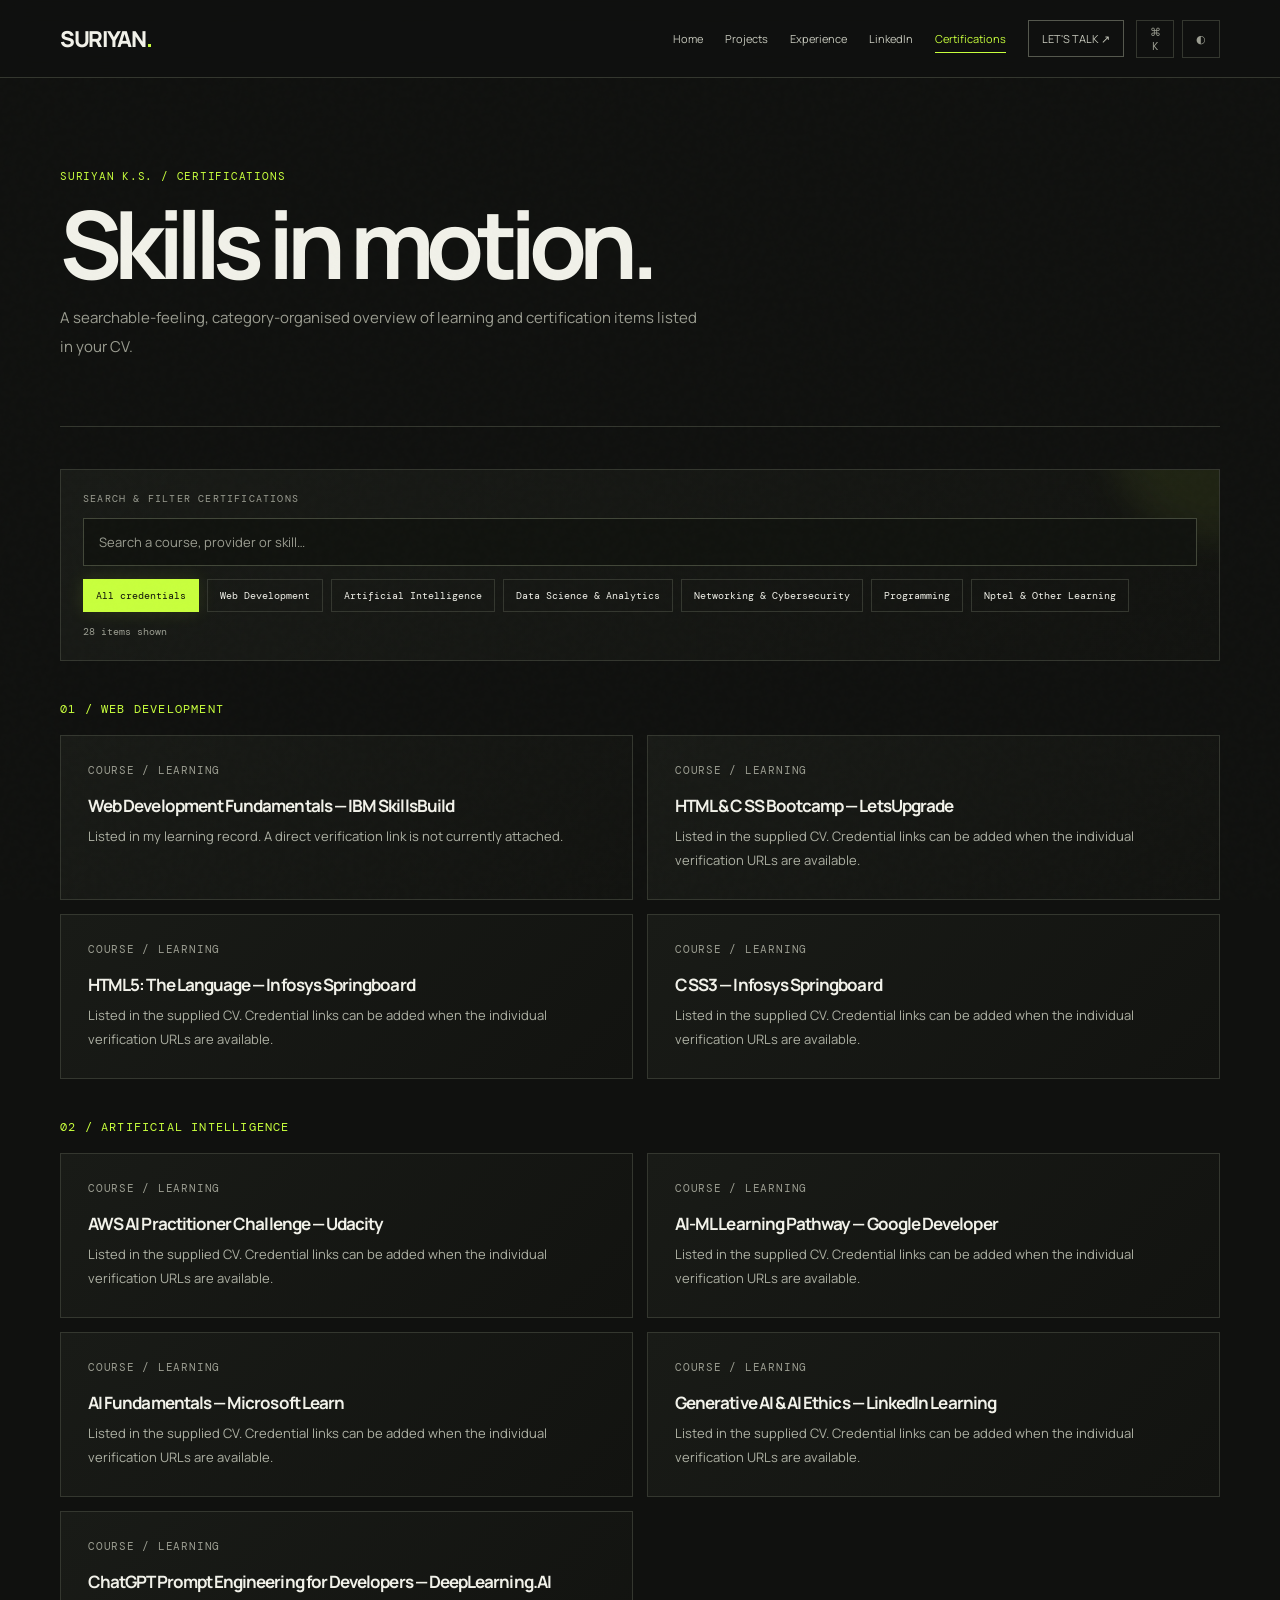
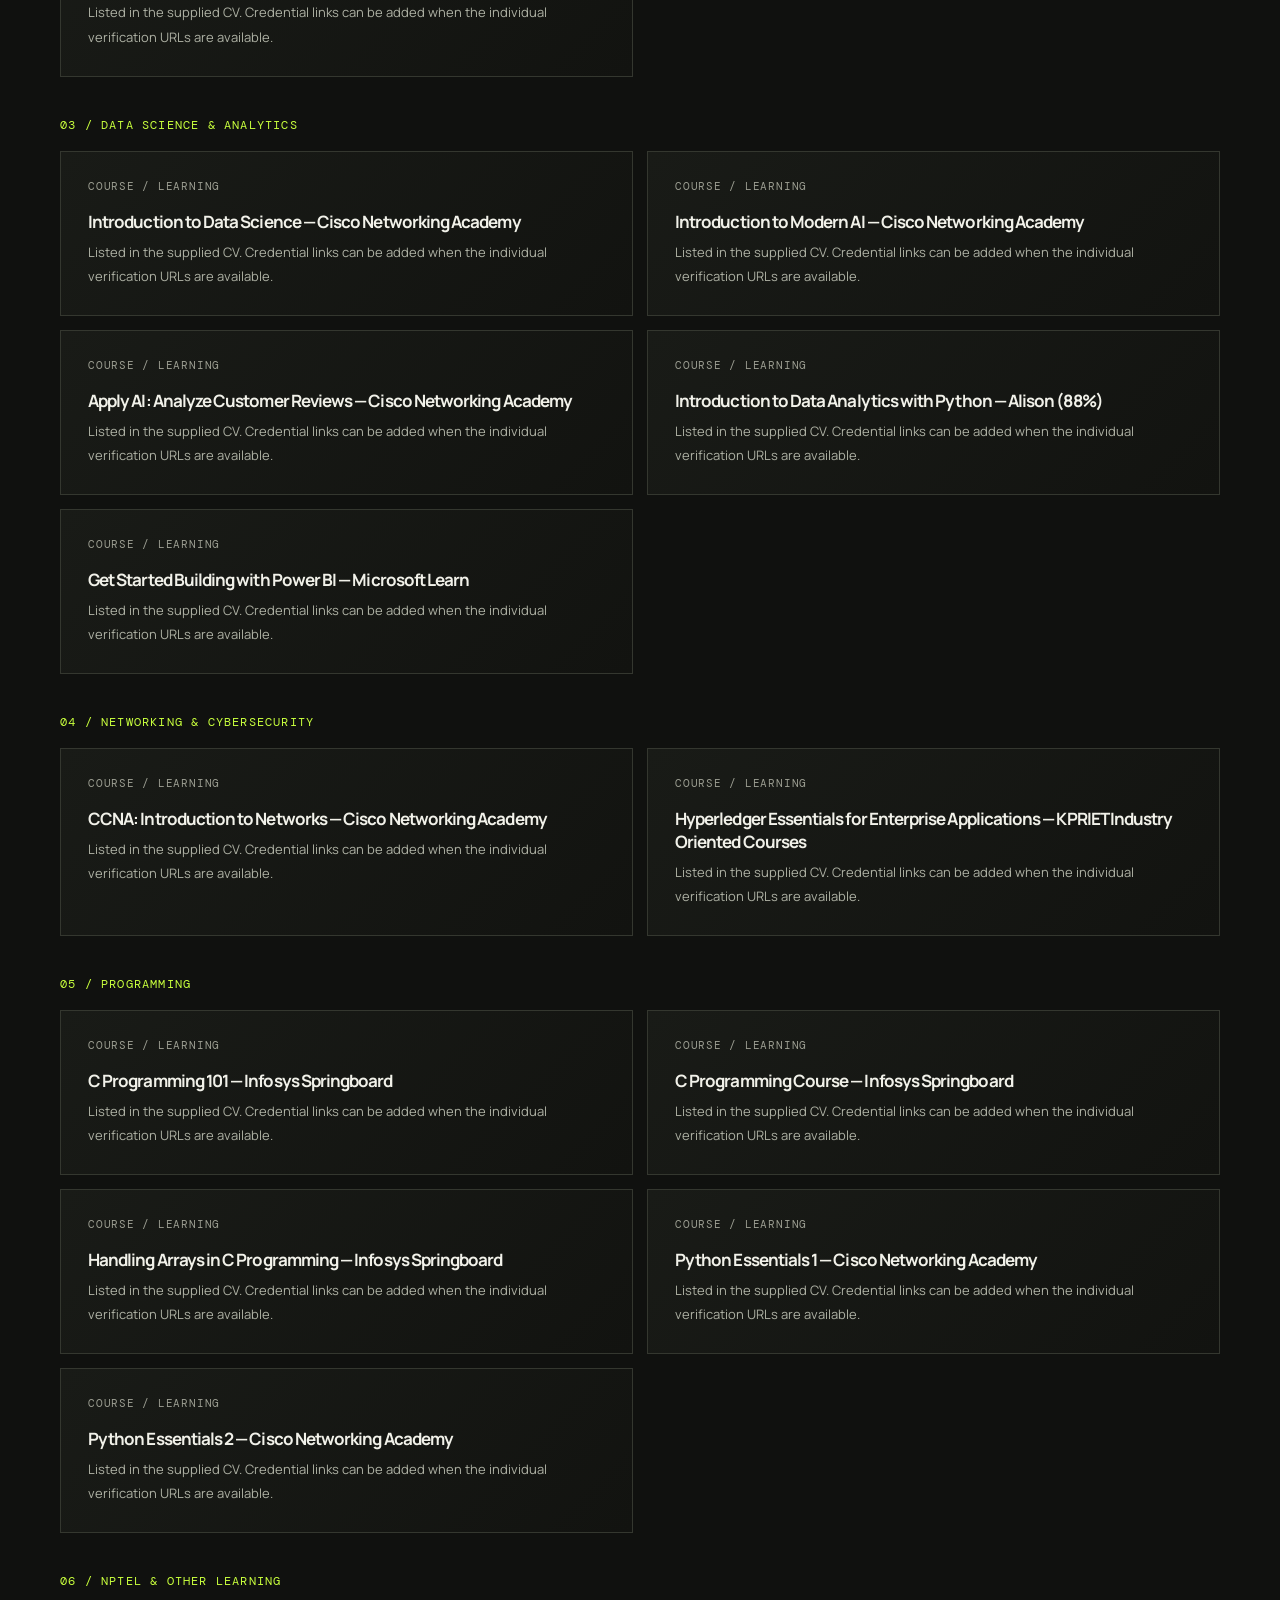
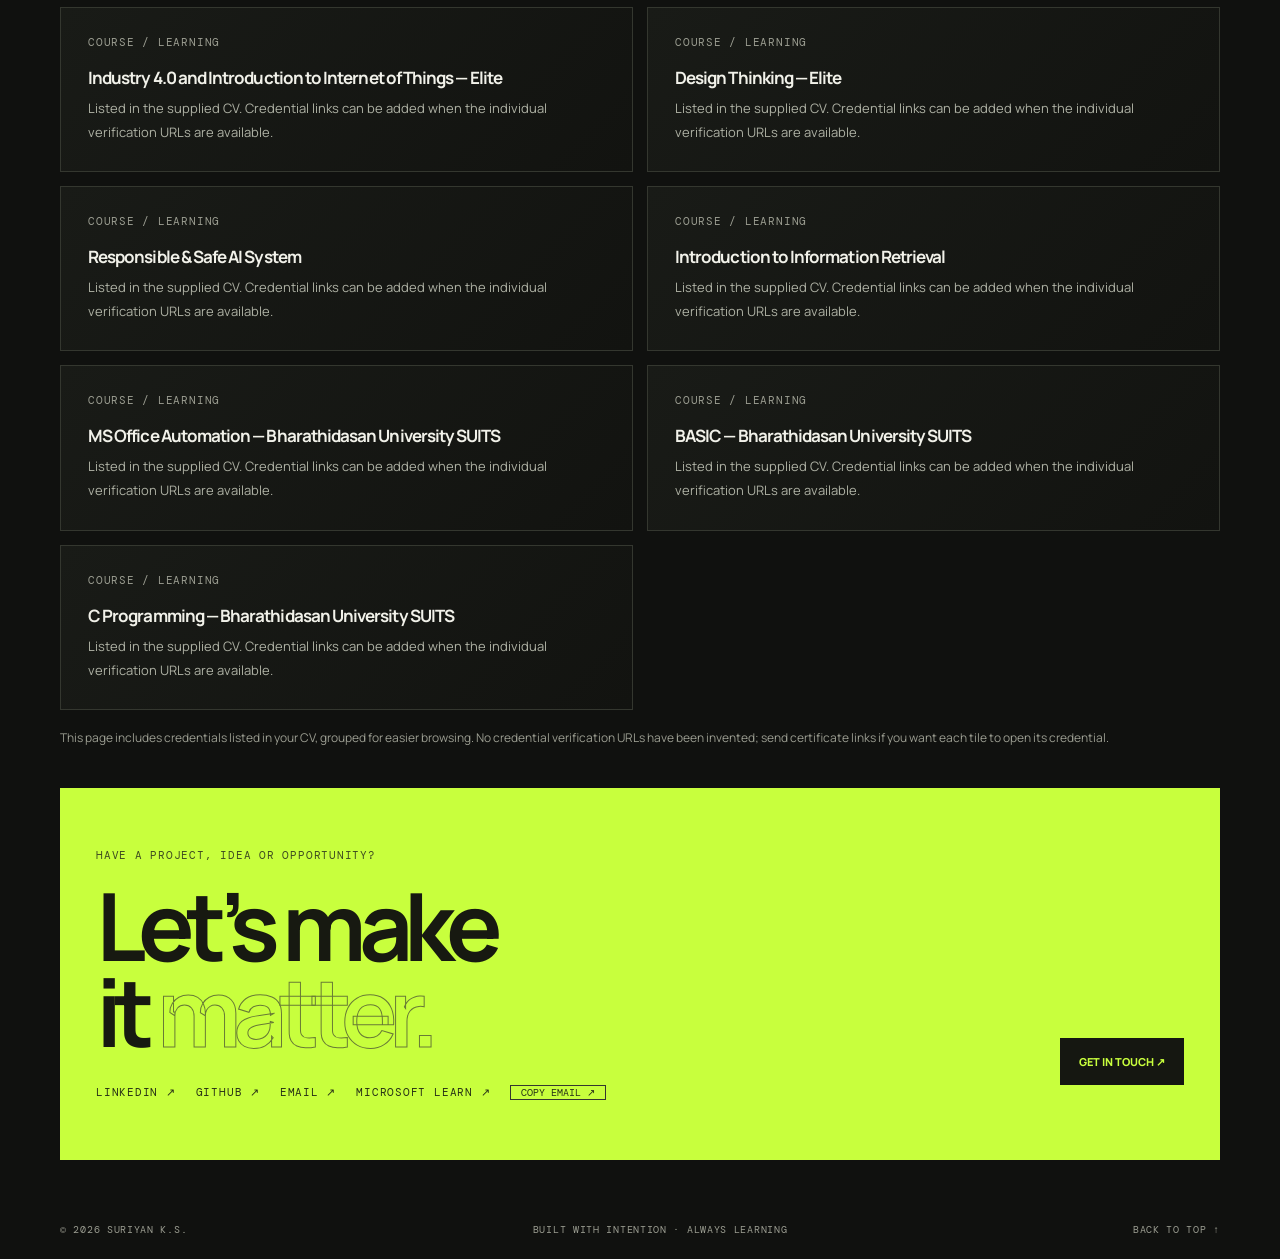
<file: certifications.html>
<!doctype html><html lang="en"><head><meta charset="utf-8"><meta name="viewport" content="width=device-width,initial-scale=1"><meta name="theme-color" content="#10110f"><title>Skills in motion. | Suriyan K.S.</title><meta name="description" content="Courses and credentials in web development, AI, data, networking and software fundamentals from Suriyan K.S.'s learning journey."><link rel="stylesheet" href="assets/style.css"><script defer src="assets/main.js"></script><link rel="icon" type="image/svg+xml" href="data:image/svg+xml,%3Csvg xmlns='http://www.w3.org/2000/svg' viewBox='0 0 64 64'%3E%3Crect width='64' height='64' rx='14' fill='%2310110f'/%3E%3Ctext x='32' y='43' font-size='31' font-weight='800' text-anchor='middle' fill='%23c8ff3d' font-family='Arial,sans-serif'%3ESK%3C/text%3E%3C/svg%3E"><meta name="author" content="Suriyan K.S."><meta property="og:type" content="website"><meta property="og:site_name" content="Suriyan K.S. — Portfolio"><meta property="og:title" content="Skills in motion. | Suriyan K.S."><meta property="og:description" content="Courses and credentials in web development, AI, data, networking and software fundamentals from Suriyan K.S.'s learning journey."><meta property="og:image" content="https://kssuriyan-portfolio.vercel.app/assets/suriyan-profile.jpg"><meta name="twitter:card" content="summary"><meta name="twitter:title" content="Skills in motion. | Suriyan K.S."><meta name="twitter:description" content="Courses and credentials in web development, AI, data, networking and software fundamentals from Suriyan K.S.'s learning journey."></head><body id="top"><div class="grain"></div><header class="site-header"><a class="brand" href="index.html">SURIYAN<span>.</span></a><button class="menu-toggle" aria-label="Toggle navigation">☰</button><nav class="nav"><a class="" href="index.html">Home</a><a class="" href="projects.html">Projects</a><a class="" href="experience.html">Experience</a><a class="" href="posts.html">LinkedIn</a><a class="active" href="certifications.html">Certifications</a><a class="nav-cta" href="mailto:suriyankumaresan@gmail.com">LET'S TALK ↗</a></nav></header><main class="wrap"><section class="page-hero"><span class="kicker">SURIYAN K.S. / CERTIFICATIONS</span><h1>Skills in motion.</h1><p>A searchable-feeling, category-organised overview of learning and certification items listed in your CV.</p></section><h2 class="cert-group">01 / WEB DEVELOPMENT</h2><div class="cert-grid"><article class="cert-card reveal"><span class="kicker">COURSE / LEARNING</span><h3>Web Development Fundamentals — IBM SkillsBuild</h3><p>Listed in my learning record. A direct verification link is not currently attached.</p></article><article class="cert-card reveal"><span class="kicker">COURSE / LEARNING</span><h3>HTML & CSS Bootcamp — LetsUpgrade</h3><p>Listed in the supplied CV. Credential links can be added when the individual verification URLs are available.</p></article><article class="cert-card reveal"><span class="kicker">COURSE / LEARNING</span><h3>HTML5: The Language — Infosys Springboard</h3><p>Listed in the supplied CV. Credential links can be added when the individual verification URLs are available.</p></article><article class="cert-card reveal"><span class="kicker">COURSE / LEARNING</span><h3>CSS3 — Infosys Springboard</h3><p>Listed in the supplied CV. Credential links can be added when the individual verification URLs are available.</p></article></div><h2 class="cert-group">02 / ARTIFICIAL INTELLIGENCE</h2><div class="cert-grid"><article class="cert-card reveal"><span class="kicker">COURSE / LEARNING</span><h3>AWS AI Practitioner Challenge — Udacity</h3><p>Listed in the supplied CV. Credential links can be added when the individual verification URLs are available.</p></article><article class="cert-card reveal"><span class="kicker">COURSE / LEARNING</span><h3>AI-ML Learning Pathway — Google Developer</h3><p>Listed in the supplied CV. Credential links can be added when the individual verification URLs are available.</p></article><article class="cert-card reveal"><span class="kicker">COURSE / LEARNING</span><h3>AI Fundamentals — Microsoft Learn</h3><p>Listed in the supplied CV. Credential links can be added when the individual verification URLs are available.</p></article><article class="cert-card reveal"><span class="kicker">COURSE / LEARNING</span><h3>Generative AI & AI Ethics — LinkedIn Learning</h3><p>Listed in the supplied CV. Credential links can be added when the individual verification URLs are available.</p></article><article class="cert-card reveal"><span class="kicker">COURSE / LEARNING</span><h3>ChatGPT Prompt Engineering for Developers — DeepLearning.AI</h3><p>Listed in the supplied CV. Credential links can be added when the individual verification URLs are available.</p></article></div><h2 class="cert-group">03 / DATA SCIENCE & ANALYTICS</h2><div class="cert-grid"><article class="cert-card reveal"><span class="kicker">COURSE / LEARNING</span><h3>Introduction to Data Science — Cisco Networking Academy</h3><p>Listed in the supplied CV. Credential links can be added when the individual verification URLs are available.</p></article><article class="cert-card reveal"><span class="kicker">COURSE / LEARNING</span><h3>Introduction to Modern AI — Cisco Networking Academy</h3><p>Listed in the supplied CV. Credential links can be added when the individual verification URLs are available.</p></article><article class="cert-card reveal"><span class="kicker">COURSE / LEARNING</span><h3>Apply AI: Analyze Customer Reviews — Cisco Networking Academy</h3><p>Listed in the supplied CV. Credential links can be added when the individual verification URLs are available.</p></article><article class="cert-card reveal"><span class="kicker">COURSE / LEARNING</span><h3>Introduction to Data Analytics with Python — Alison (88%)</h3><p>Listed in the supplied CV. Credential links can be added when the individual verification URLs are available.</p></article><article class="cert-card reveal"><span class="kicker">COURSE / LEARNING</span><h3>Get Started Building with Power BI — Microsoft Learn</h3><p>Listed in the supplied CV. Credential links can be added when the individual verification URLs are available.</p></article></div><h2 class="cert-group">04 / NETWORKING & CYBERSECURITY</h2><div class="cert-grid"><article class="cert-card reveal"><span class="kicker">COURSE / LEARNING</span><h3>CCNA: Introduction to Networks — Cisco Networking Academy</h3><p>Listed in the supplied CV. Credential links can be added when the individual verification URLs are available.</p></article><article class="cert-card reveal"><span class="kicker">COURSE / LEARNING</span><h3>Hyperledger Essentials for Enterprise Applications — KPRIET Industry Oriented Courses</h3><p>Listed in the supplied CV. Credential links can be added when the individual verification URLs are available.</p></article></div><h2 class="cert-group">05 / PROGRAMMING</h2><div class="cert-grid"><article class="cert-card reveal"><span class="kicker">COURSE / LEARNING</span><h3>C Programming 101 — Infosys Springboard</h3><p>Listed in the supplied CV. Credential links can be added when the individual verification URLs are available.</p></article><article class="cert-card reveal"><span class="kicker">COURSE / LEARNING</span><h3>C Programming Course — Infosys Springboard</h3><p>Listed in the supplied CV. Credential links can be added when the individual verification URLs are available.</p></article><article class="cert-card reveal"><span class="kicker">COURSE / LEARNING</span><h3>Handling Arrays in C Programming — Infosys Springboard</h3><p>Listed in the supplied CV. Credential links can be added when the individual verification URLs are available.</p></article><article class="cert-card reveal"><span class="kicker">COURSE / LEARNING</span><h3>Python Essentials 1 — Cisco Networking Academy</h3><p>Listed in the supplied CV. Credential links can be added when the individual verification URLs are available.</p></article><article class="cert-card reveal"><span class="kicker">COURSE / LEARNING</span><h3>Python Essentials 2 — Cisco Networking Academy</h3><p>Listed in the supplied CV. Credential links can be added when the individual verification URLs are available.</p></article></div><h2 class="cert-group">06 / NPTEL & OTHER LEARNING</h2><div class="cert-grid"><article class="cert-card reveal"><span class="kicker">COURSE / LEARNING</span><h3>Industry 4.0 and Introduction to Internet of Things — Elite</h3><p>Listed in the supplied CV. Credential links can be added when the individual verification URLs are available.</p></article><article class="cert-card reveal"><span class="kicker">COURSE / LEARNING</span><h3>Design Thinking — Elite</h3><p>Listed in the supplied CV. Credential links can be added when the individual verification URLs are available.</p></article><article class="cert-card reveal"><span class="kicker">COURSE / LEARNING</span><h3>Responsible & Safe AI System</h3><p>Listed in the supplied CV. Credential links can be added when the individual verification URLs are available.</p></article><article class="cert-card reveal"><span class="kicker">COURSE / LEARNING</span><h3>Introduction to Information Retrieval</h3><p>Listed in the supplied CV. Credential links can be added when the individual verification URLs are available.</p></article><article class="cert-card reveal"><span class="kicker">COURSE / LEARNING</span><h3>MS Office Automation — Bharathidasan University SUITS</h3><p>Listed in the supplied CV. Credential links can be added when the individual verification URLs are available.</p></article><article class="cert-card reveal"><span class="kicker">COURSE / LEARNING</span><h3>BASIC — Bharathidasan University SUITS</h3><p>Listed in the supplied CV. Credential links can be added when the individual verification URLs are available.</p></article><article class="cert-card reveal"><span class="kicker">COURSE / LEARNING</span><h3>C Programming — Bharathidasan University SUITS</h3><p>Listed in the supplied CV. Credential links can be added when the individual verification URLs are available.</p></article></div><p class="post-note">This page includes credentials listed in your CV, grouped for easier browsing. No credential verification URLs have been invented; send certificate links if you want each tile to open its credential.</p><section class="contact-band"><div class="kicker">HAVE A PROJECT, IDEA OR OPPORTUNITY?</div><div class="contact-row"><h2>Let’s make<br>it <em>matter.</em></h2><a class="button dark-button" href="mailto:suriyankumaresan@gmail.com">GET IN TOUCH ↗</a></div><div class="social-row"><a href="https://www.linkedin.com/in/suriyan-k-s/" target="_blank" rel="noreferrer">LINKEDIN ↗</a><a href="https://github.com/Suriyan-24" target="_blank" rel="noreferrer">GITHUB ↗</a><a href="mailto:suriyankumaresan@gmail.com">EMAIL ↗</a><a href="https://learn.microsoft.com/en-gb/users/kssuriyan-7745/" target="_blank" rel="noreferrer">MICROSOFT LEARN ↗</a></div></section></main><footer class="footer wrap"><span>© 2026 SURIYAN K.S.</span><span>BUILT WITH INTENTION · ALWAYS LEARNING</span><a href="#">BACK TO TOP ↑</a></footer></body></html>
</file>
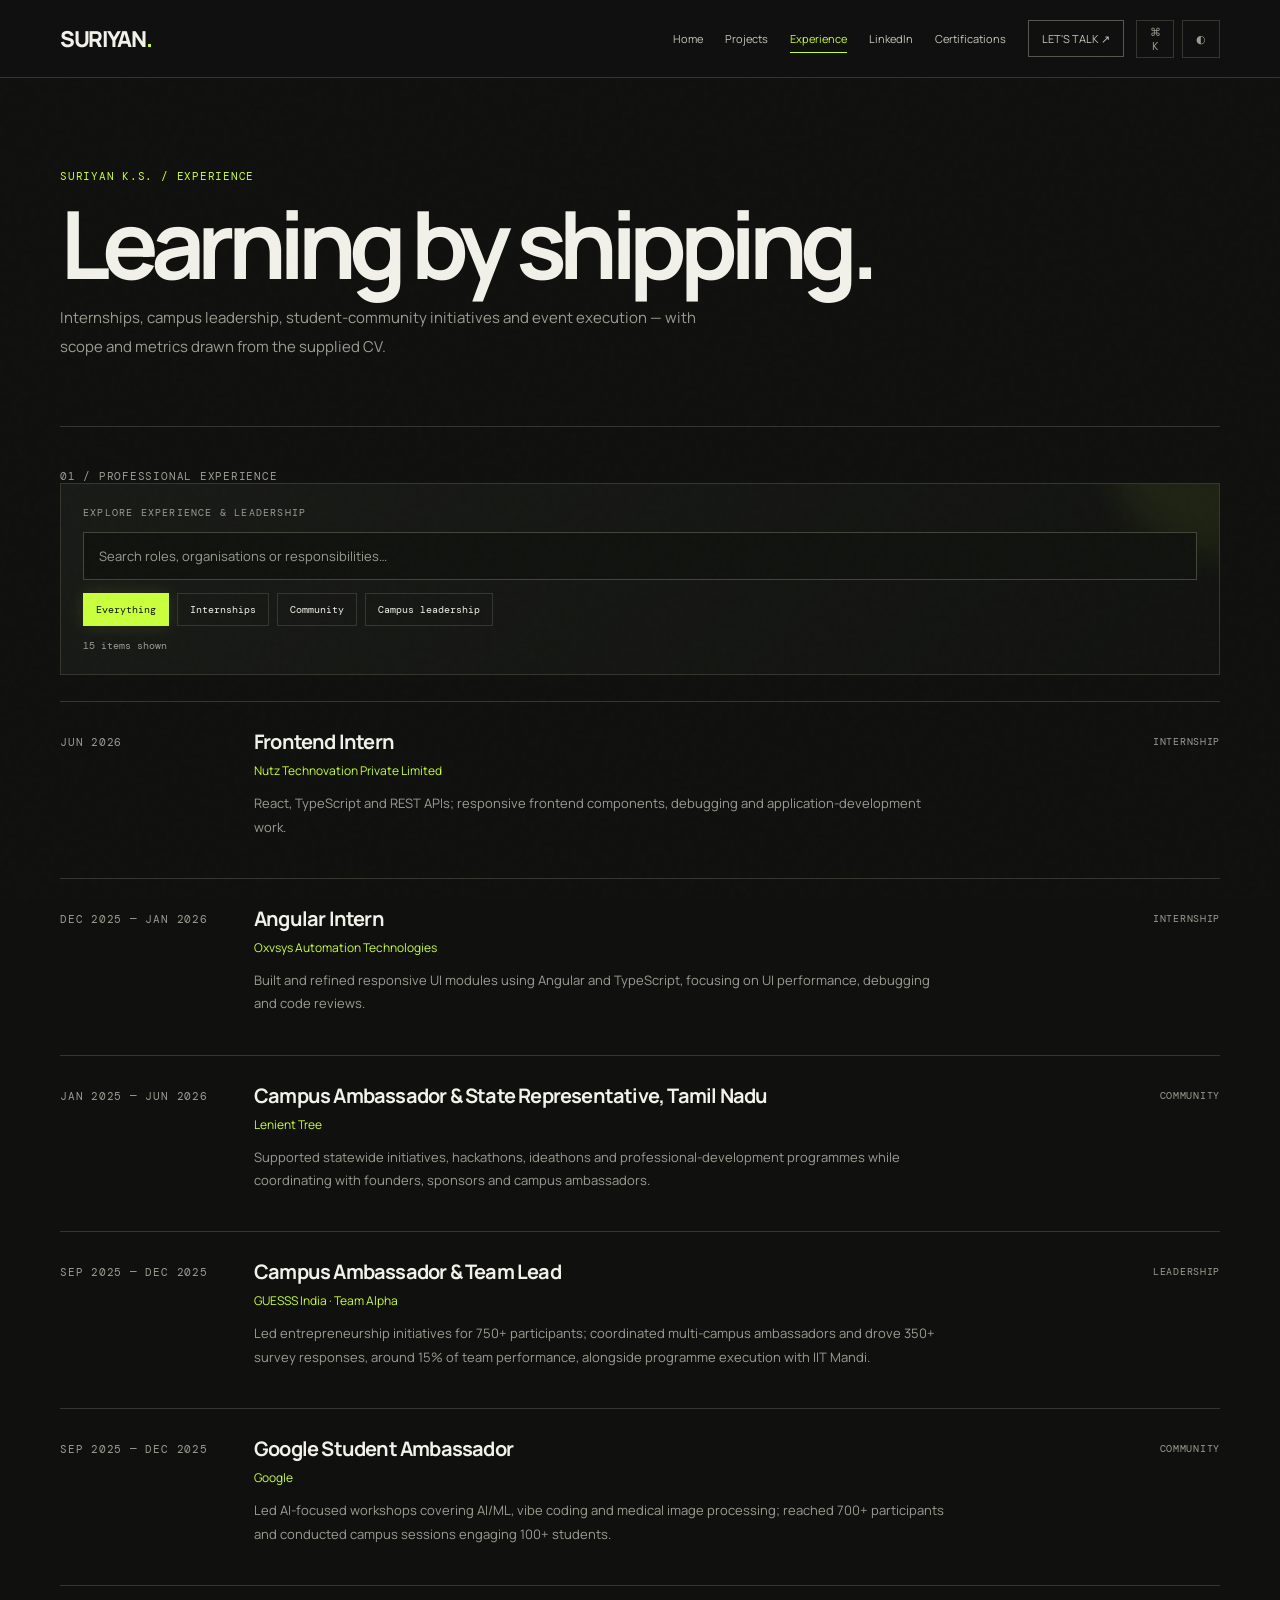
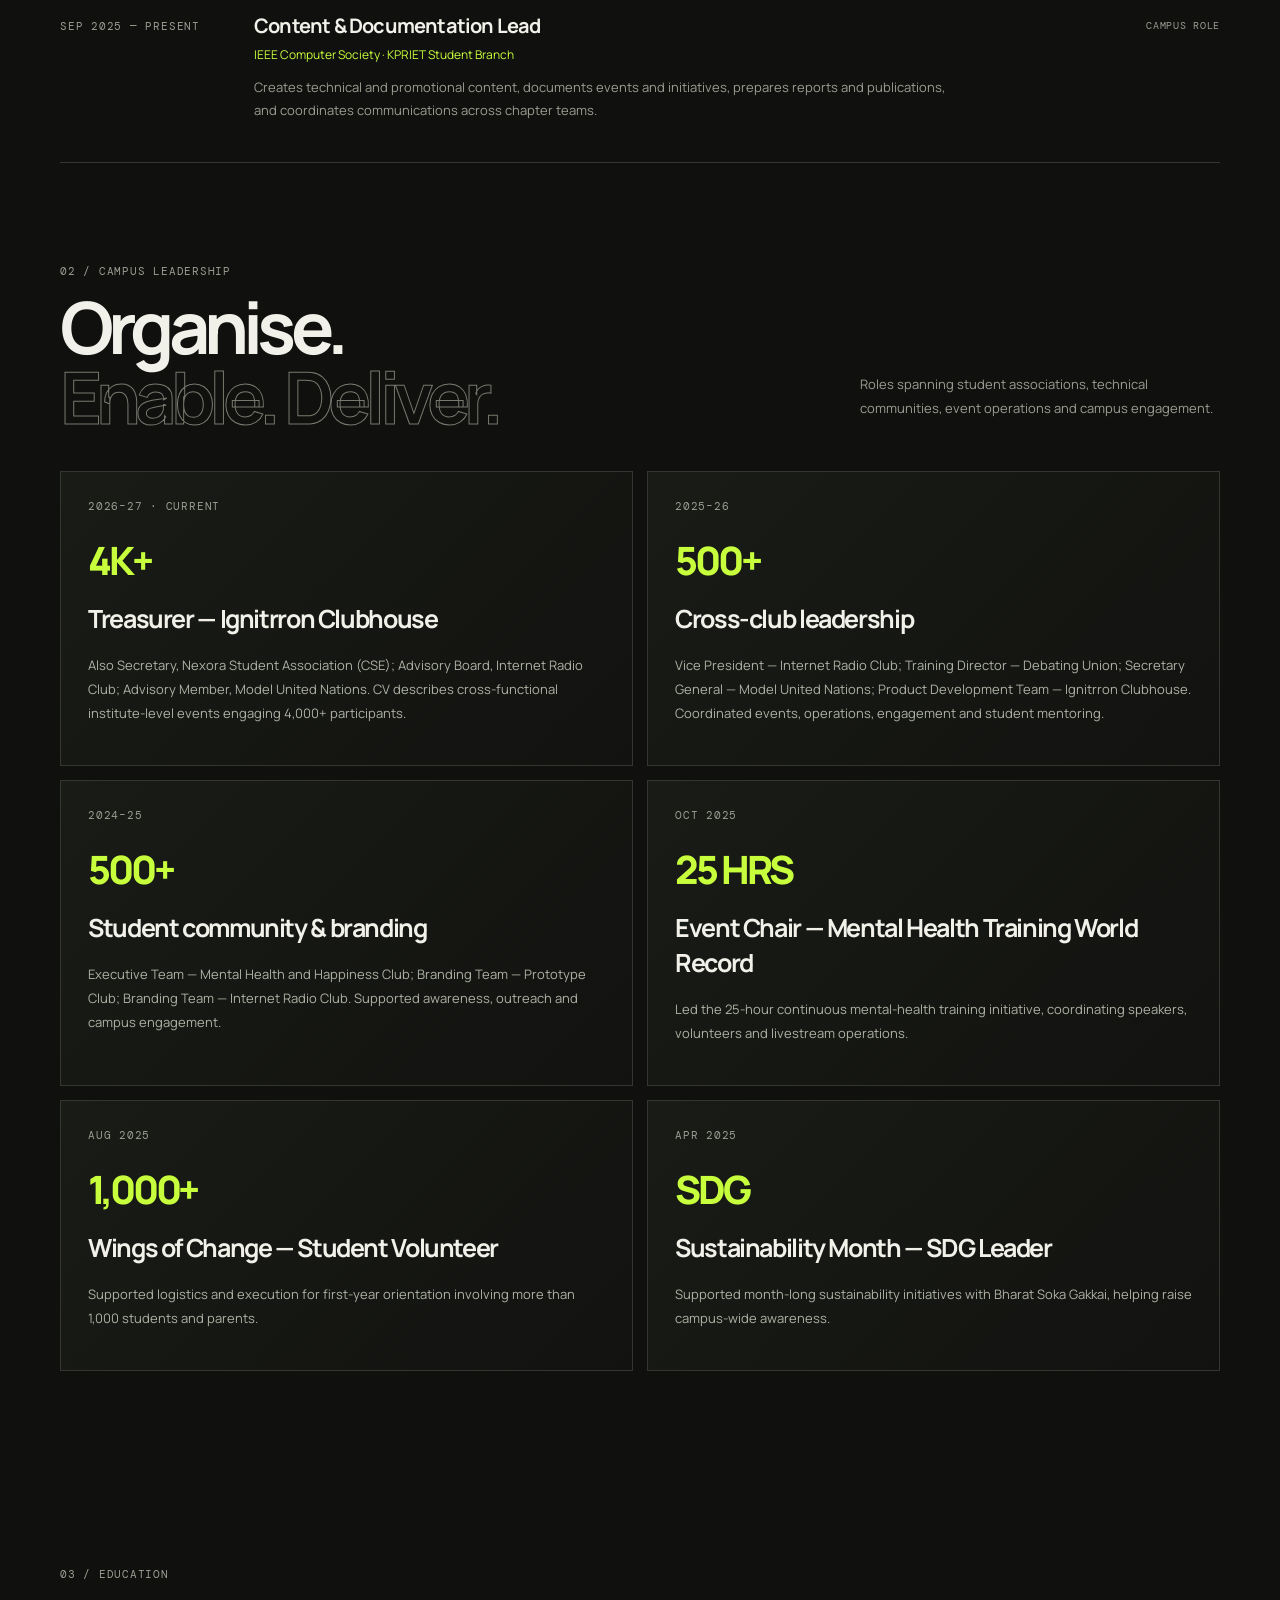
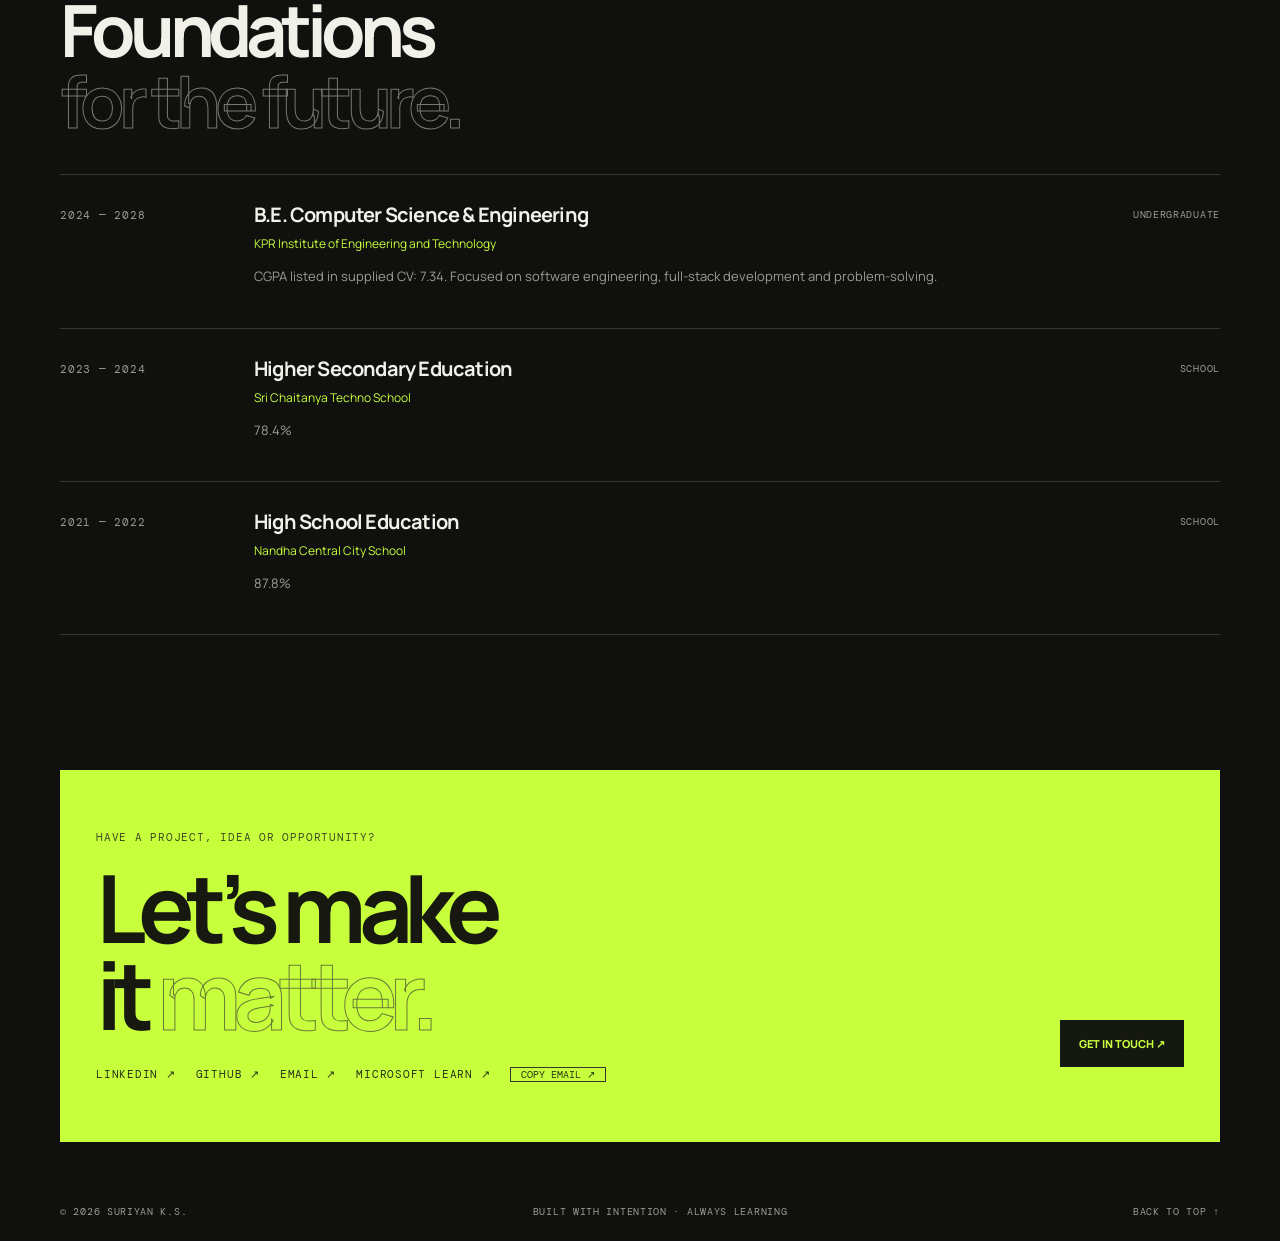
<file: experience.html>
<!doctype html><html lang="en"><head><meta charset="utf-8"><meta name="viewport" content="width=device-width,initial-scale=1"><meta name="theme-color" content="#10110f"><title>Learning by shipping. | Suriyan K.S.</title><meta name="description" content="Suriyan K.S.'s internships, technical roles, campus leadership, student communities and event execution."><link rel="stylesheet" href="assets/style.css"><script defer src="assets/main.js"></script><link rel="icon" type="image/svg+xml" href="data:image/svg+xml,%3Csvg xmlns='http://www.w3.org/2000/svg' viewBox='0 0 64 64'%3E%3Crect width='64' height='64' rx='14' fill='%2310110f'/%3E%3Ctext x='32' y='43' font-size='31' font-weight='800' text-anchor='middle' fill='%23c8ff3d' font-family='Arial,sans-serif'%3ESK%3C/text%3E%3C/svg%3E"><meta name="author" content="Suriyan K.S."><meta property="og:type" content="website"><meta property="og:site_name" content="Suriyan K.S. — Portfolio"><meta property="og:title" content="Learning by shipping. | Suriyan K.S."><meta property="og:description" content="Suriyan K.S.'s internships, technical roles, campus leadership, student communities and event execution."><meta property="og:image" content="https://kssuriyan-portfolio.vercel.app/assets/suriyan-profile.jpg"><meta name="twitter:card" content="summary"><meta name="twitter:title" content="Learning by shipping. | Suriyan K.S."><meta name="twitter:description" content="Suriyan K.S.'s internships, technical roles, campus leadership, student communities and event execution."></head><body id="top"><div class="grain"></div><header class="site-header"><a class="brand" href="index.html">SURIYAN<span>.</span></a><button class="menu-toggle" aria-label="Toggle navigation">☰</button><nav class="nav"><a class="" href="index.html">Home</a><a class="" href="projects.html">Projects</a><a class="active" href="experience.html">Experience</a><a class="" href="posts.html">LinkedIn</a><a class="" href="certifications.html">Certifications</a><a class="nav-cta" href="mailto:suriyankumaresan@gmail.com">LET'S TALK ↗</a></nav></header><main class="wrap"><section class="page-hero"><span class="kicker">SURIYAN K.S. / EXPERIENCE</span><h1>Learning by shipping.</h1><p>Internships, campus leadership, student-community initiatives and event execution — with scope and metrics drawn from the supplied CV.</p></section><section><div class="kicker">01 / PROFESSIONAL EXPERIENCE</div><div class="timeline">
<article class="job reveal"><div class="job-date">JUN 2026</div><div><h3>Frontend Intern</h3><div class="org">Nutz Technovation Private Limited</div><p>React, TypeScript and REST APIs; responsive frontend components, debugging and application-development work.</p></div><div class="job-type">INTERNSHIP</div></article><article class="job reveal"><div class="job-date">DEC 2025 — JAN 2026</div><div><h3>Angular Intern</h3><div class="org">Oxvsys Automation Technologies</div><p>Built and refined responsive UI modules using Angular and TypeScript, focusing on UI performance, debugging and code reviews.</p></div><div class="job-type">INTERNSHIP</div></article><article class="job reveal"><div class="job-date">JAN 2025 — JUN 2026</div><div><h3>Campus Ambassador & State Representative, Tamil Nadu</h3><div class="org">Lenient Tree</div><p>Supported statewide initiatives, hackathons, ideathons and professional-development programmes while coordinating with founders, sponsors and campus ambassadors.</p></div><div class="job-type">COMMUNITY</div></article><article class="job reveal"><div class="job-date">SEP 2025 — DEC 2025</div><div><h3>Campus Ambassador & Team Lead</h3><div class="org">GUESSS India · Team Alpha</div><p>Led entrepreneurship initiatives for 750+ participants; coordinated multi-campus ambassadors and drove 350+ survey responses, around 15% of team performance, alongside programme execution with IIT Mandi.</p></div><div class="job-type">LEADERSHIP</div></article><article class="job reveal"><div class="job-date">SEP 2025 — DEC 2025</div><div><h3>Google Student Ambassador</h3><div class="org">Google</div><p>Led AI-focused workshops covering AI/ML, vibe coding and medical image processing; reached 700+ participants and conducted campus sessions engaging 100+ students.</p></div><div class="job-type">COMMUNITY</div></article><article class="job reveal"><div class="job-date">SEP 2025 — PRESENT</div><div><h3>Content & Documentation Lead</h3><div class="org">IEEE Computer Society · KPRIET Student Branch</div><p>Creates technical and promotional content, documents events and initiatives, prepares reports and publications, and coordinates communications across chapter teams.</p></div><div class="job-type">CAMPUS ROLE</div></article></div></section>
<section class="section"><div class="section-head"><div><span class="kicker">02 / CAMPUS LEADERSHIP</span><h2>Organise.<br><em>Enable. Deliver.</em></h2></div><p>Roles spanning student associations, technical communities, event operations and campus engagement.</p></div><div class="lead-grid">
<article class="lead-card reveal"><span class="kicker">2026–27 · CURRENT</span><div class="metric">4K+</div><h3>Treasurer — Ignitrron Clubhouse</h3><p>Also Secretary, Nexora Student Association (CSE); Advisory Board, Internet Radio Club; Advisory Member, Model United Nations. CV describes cross-functional institute-level events engaging 4,000+ participants.</p></article><article class="lead-card reveal"><span class="kicker">2025–26</span><div class="metric">500+</div><h3>Cross-club leadership</h3><p>Vice President — Internet Radio Club; Training Director — Debating Union; Secretary General — Model United Nations; Product Development Team — Ignitrron Clubhouse. Coordinated events, operations, engagement and student mentoring.</p></article><article class="lead-card reveal"><span class="kicker">2024–25</span><div class="metric">500+</div><h3>Student community & branding</h3><p>Executive Team — Mental Health and Happiness Club; Branding Team — Prototype Club; Branding Team — Internet Radio Club. Supported awareness, outreach and campus engagement.</p></article><article class="lead-card reveal"><span class="kicker">OCT 2025</span><div class="metric">25 HRS</div><h3>Event Chair — Mental Health Training World Record</h3><p>Led the 25-hour continuous mental-health training initiative, coordinating speakers, volunteers and livestream operations.</p></article><article class="lead-card reveal"><span class="kicker">AUG 2025</span><div class="metric">1,000+</div><h3>Wings of Change — Student Volunteer</h3><p>Supported logistics and execution for first-year orientation involving more than 1,000 students and parents.</p></article><article class="lead-card reveal"><span class="kicker">APR 2025</span><div class="metric">SDG</div><h3>Sustainability Month — SDG Leader</h3><p>Supported month-long sustainability initiatives with Bharat Soka Gakkai, helping raise campus-wide awareness.</p></article></div></section>
<section class="section"><div class="section-head"><div><span class="kicker">03 / EDUCATION</span><h2>Foundations<br><em>for the future.</em></h2></div></div><div class="timeline"><article class="job"><div class="job-date">2024 — 2028</div><div><h3>B.E. Computer Science & Engineering</h3><div class="org">KPR Institute of Engineering and Technology</div><p>CGPA listed in supplied CV: 7.34. Focused on software engineering, full-stack development and problem-solving.</p></div><div class="job-type">UNDERGRADUATE</div></article><article class="job"><div class="job-date">2023 — 2024</div><div><h3>Higher Secondary Education</h3><div class="org">Sri Chaitanya Techno School</div><p>78.4%</p></div><div class="job-type">SCHOOL</div></article><article class="job"><div class="job-date">2021 — 2022</div><div><h3>High School Education</h3><div class="org">Nandha Central City School</div><p>87.8%</p></div><div class="job-type">SCHOOL</div></article></div></section><section class="contact-band"><div class="kicker">HAVE A PROJECT, IDEA OR OPPORTUNITY?</div><div class="contact-row"><h2>Let’s make<br>it <em>matter.</em></h2><a class="button dark-button" href="mailto:suriyankumaresan@gmail.com">GET IN TOUCH ↗</a></div><div class="social-row"><a href="https://www.linkedin.com/in/suriyan-k-s/" target="_blank" rel="noreferrer">LINKEDIN ↗</a><a href="https://github.com/Suriyan-24" target="_blank" rel="noreferrer">GITHUB ↗</a><a href="mailto:suriyankumaresan@gmail.com">EMAIL ↗</a><a href="https://learn.microsoft.com/en-gb/users/kssuriyan-7745/" target="_blank" rel="noreferrer">MICROSOFT LEARN ↗</a></div></section></main><footer class="footer wrap"><span>© 2026 SURIYAN K.S.</span><span>BUILT WITH INTENTION · ALWAYS LEARNING</span><a href="#">BACK TO TOP ↑</a></footer></body></html>
</file>
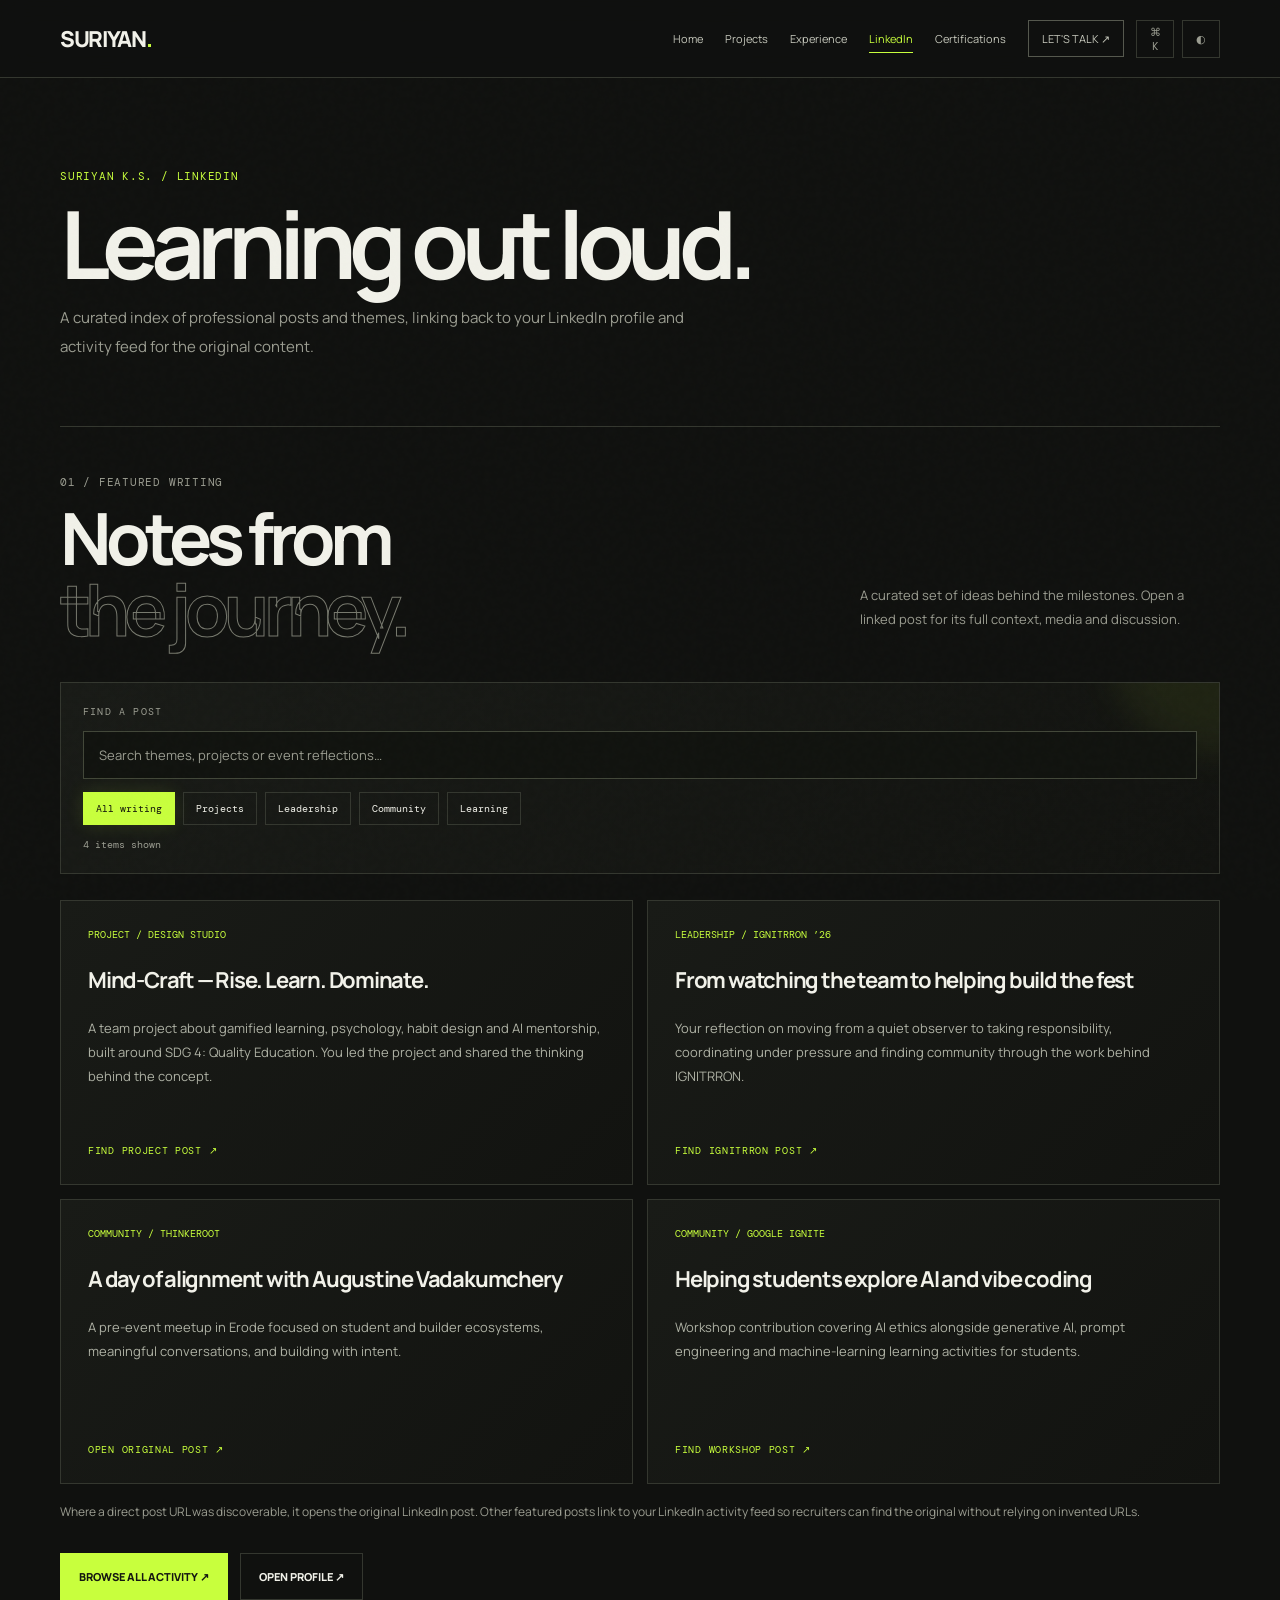
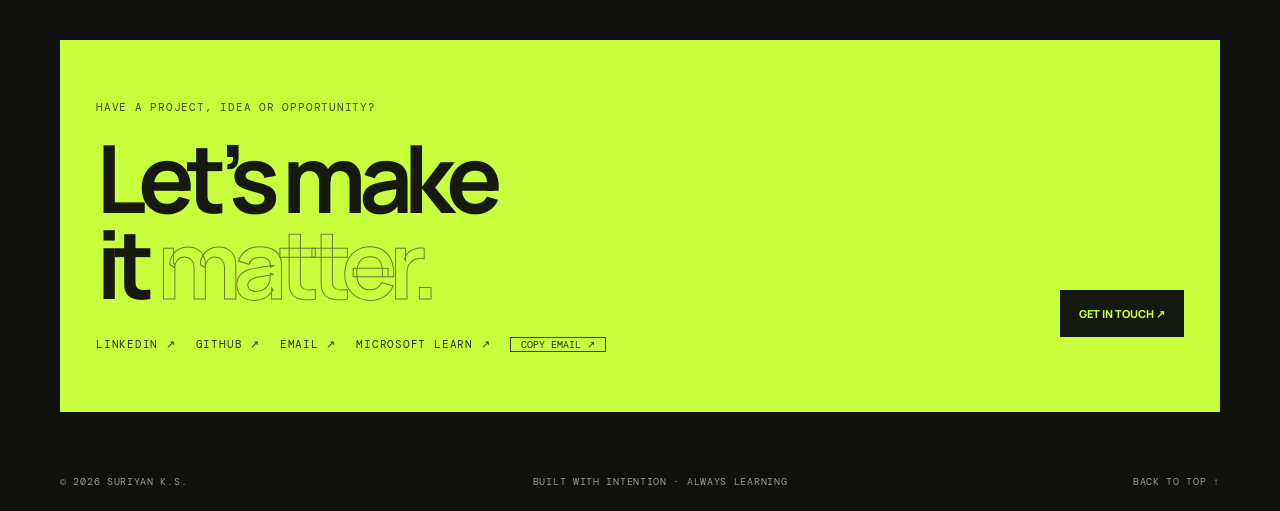
<file: posts.html>
<!doctype html><html lang="en"><head><meta charset="utf-8"><meta name="viewport" content="width=device-width,initial-scale=1"><meta name="theme-color" content="#10110f"><title>Learning out loud. | Suriyan K.S.</title><meta name="description" content="Selected LinkedIn posts and reflections from Suriyan K.S. on projects, leadership, learning and student communities."><link rel="stylesheet" href="assets/style.css"><script defer src="assets/main.js"></script><link rel="icon" type="image/svg+xml" href="data:image/svg+xml,%3Csvg xmlns='http://www.w3.org/2000/svg' viewBox='0 0 64 64'%3E%3Crect width='64' height='64' rx='14' fill='%2310110f'/%3E%3Ctext x='32' y='43' font-size='31' font-weight='800' text-anchor='middle' fill='%23c8ff3d' font-family='Arial,sans-serif'%3ESK%3C/text%3E%3C/svg%3E"><meta name="author" content="Suriyan K.S."><meta property="og:type" content="website"><meta property="og:site_name" content="Suriyan K.S. — Portfolio"><meta property="og:title" content="Learning out loud. | Suriyan K.S."><meta property="og:description" content="Selected LinkedIn posts and reflections from Suriyan K.S. on projects, leadership, learning and student communities."><meta property="og:image" content="https://kssuriyan-portfolio.vercel.app/assets/suriyan-profile.jpg"><meta name="twitter:card" content="summary"><meta name="twitter:title" content="Learning out loud. | Suriyan K.S."><meta name="twitter:description" content="Selected LinkedIn posts and reflections from Suriyan K.S. on projects, leadership, learning and student communities."></head><body id="top"><div class="grain"></div><header class="site-header"><a class="brand" href="index.html">SURIYAN<span>.</span></a><button class="menu-toggle" aria-label="Toggle navigation">☰</button><nav class="nav"><a class="" href="index.html">Home</a><a class="" href="projects.html">Projects</a><a class="" href="experience.html">Experience</a><a class="active" href="posts.html">LinkedIn</a><a class="" href="certifications.html">Certifications</a><a class="nav-cta" href="mailto:suriyankumaresan@gmail.com">LET'S TALK ↗</a></nav></header><main class="wrap"><section class="page-hero"><span class="kicker">SURIYAN K.S. / LINKEDIN</span><h1>Learning out loud.</h1><p>A curated index of professional posts and themes, linking back to your LinkedIn profile and activity feed for the original content.</p></section><div class="section-head"><div><span class="kicker">01 / FEATURED WRITING</span><h2>Notes from<br><em>the journey.</em></h2></div><p>A curated set of ideas behind the milestones. Open a linked post for its full context, media and discussion.</p></div><div class="post-grid">
<article class="post-card reveal"><span class="post-meta">PROJECT / DESIGN STUDIO</span><h3>Mind-Craft — Rise. Learn. Dominate.</h3><p>A team project about gamified learning, psychology, habit design and AI mentorship, built around SDG 4: Quality Education. You led the project and shared the thinking behind the concept.</p><a class="card-link" href="https://www.linkedin.com/in/suriyan-k-s/recent-activity/all/" target="_blank" rel="noreferrer">FIND PROJECT POST ↗</a></article>
<article class="post-card reveal"><span class="post-meta">LEADERSHIP / IGNITRRON ’26</span><h3>From watching the team to helping build the fest</h3><p>Your reflection on moving from a quiet observer to taking responsibility, coordinating under pressure and finding community through the work behind IGNITRRON.</p><a class="card-link" href="https://www.linkedin.com/in/suriyan-k-s/recent-activity/all/" target="_blank" rel="noreferrer">FIND IGNITRRON POST ↗</a></article>
<article class="post-card reveal"><span class="post-meta">COMMUNITY / THINKEROOT</span><h3>A day of alignment with Augustine Vadakumchery</h3><p>A pre-event meetup in Erode focused on student and builder ecosystems, meaningful conversations, and building with intent.</p><a class="card-link" href="https://www.linkedin.com/posts/suriyan-k-s_a-day-of-alignment-with-augustine-vadakumchery-activity-7417993393894572032-rJL9" target="_blank" rel="noreferrer">OPEN ORIGINAL POST ↗</a></article>
<article class="post-card reveal"><span class="post-meta">COMMUNITY / GOOGLE IGNITE</span><h3>Helping students explore AI and vibe coding</h3><p>Workshop contribution covering AI ethics alongside generative AI, prompt engineering and machine-learning learning activities for students.</p><a class="card-link" href="https://www.linkedin.com/in/suriyan-k-s/recent-activity/all/" target="_blank" rel="noreferrer">FIND WORKSHOP POST ↗</a></article>
</div><p class="post-note">Where a direct post URL was discoverable, it opens the original LinkedIn post. Other featured posts link to your LinkedIn activity feed so recruiters can find the original without relying on invented URLs.</p><div class="actions"><a class="button primary" href="https://www.linkedin.com/in/suriyan-k-s/recent-activity/all/" target="_blank" rel="noreferrer">BROWSE ALL ACTIVITY ↗</a><a class="button" href="https://www.linkedin.com/in/suriyan-k-s/" target="_blank" rel="noreferrer">OPEN PROFILE ↗</a></div><section class="contact-band"><div class="kicker">HAVE A PROJECT, IDEA OR OPPORTUNITY?</div><div class="contact-row"><h2>Let’s make<br>it <em>matter.</em></h2><a class="button dark-button" href="mailto:suriyankumaresan@gmail.com">GET IN TOUCH ↗</a></div><div class="social-row"><a href="https://www.linkedin.com/in/suriyan-k-s/" target="_blank" rel="noreferrer">LINKEDIN ↗</a><a href="https://github.com/Suriyan-24" target="_blank" rel="noreferrer">GITHUB ↗</a><a href="mailto:suriyankumaresan@gmail.com">EMAIL ↗</a><a href="https://learn.microsoft.com/en-gb/users/kssuriyan-7745/" target="_blank" rel="noreferrer">MICROSOFT LEARN ↗</a></div></section></main><footer class="footer wrap"><span>© 2026 SURIYAN K.S.</span><span>BUILT WITH INTENTION · ALWAYS LEARNING</span><a href="#">BACK TO TOP ↑</a></footer></body></html>
</file>
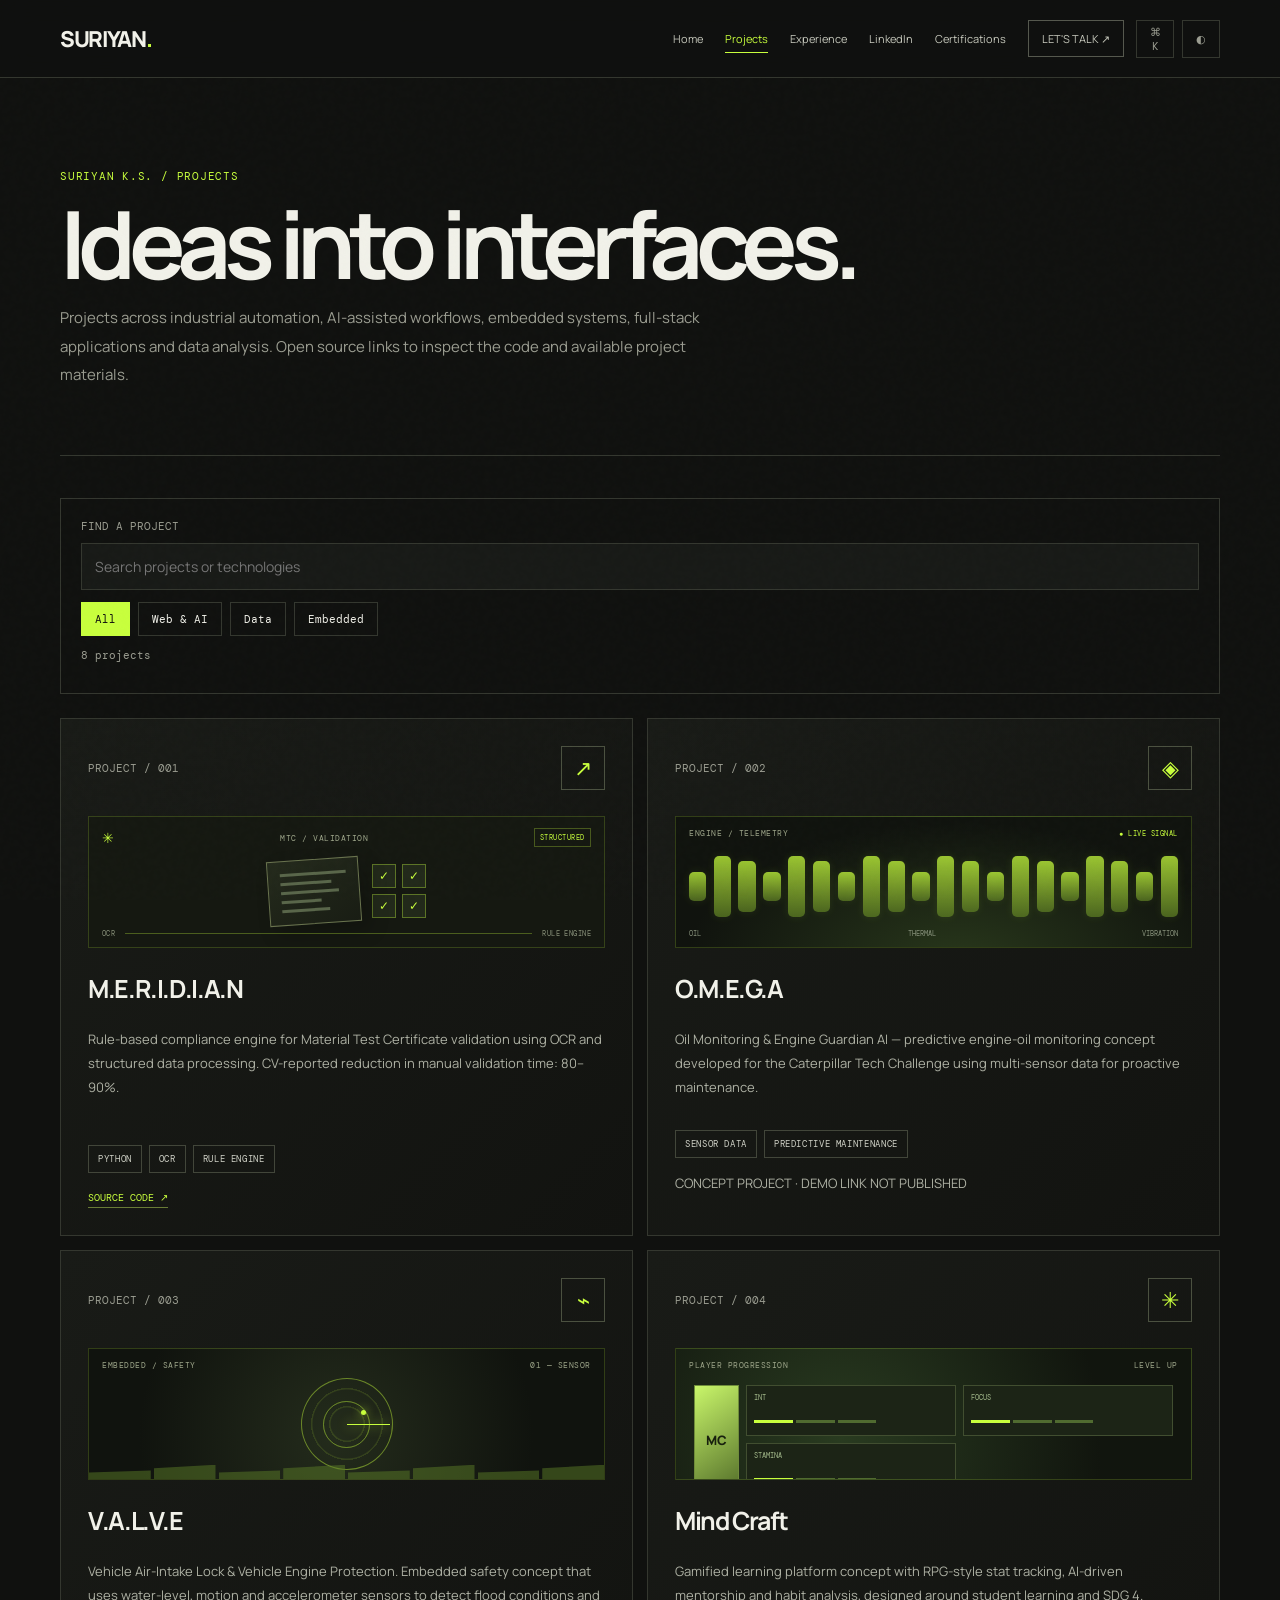
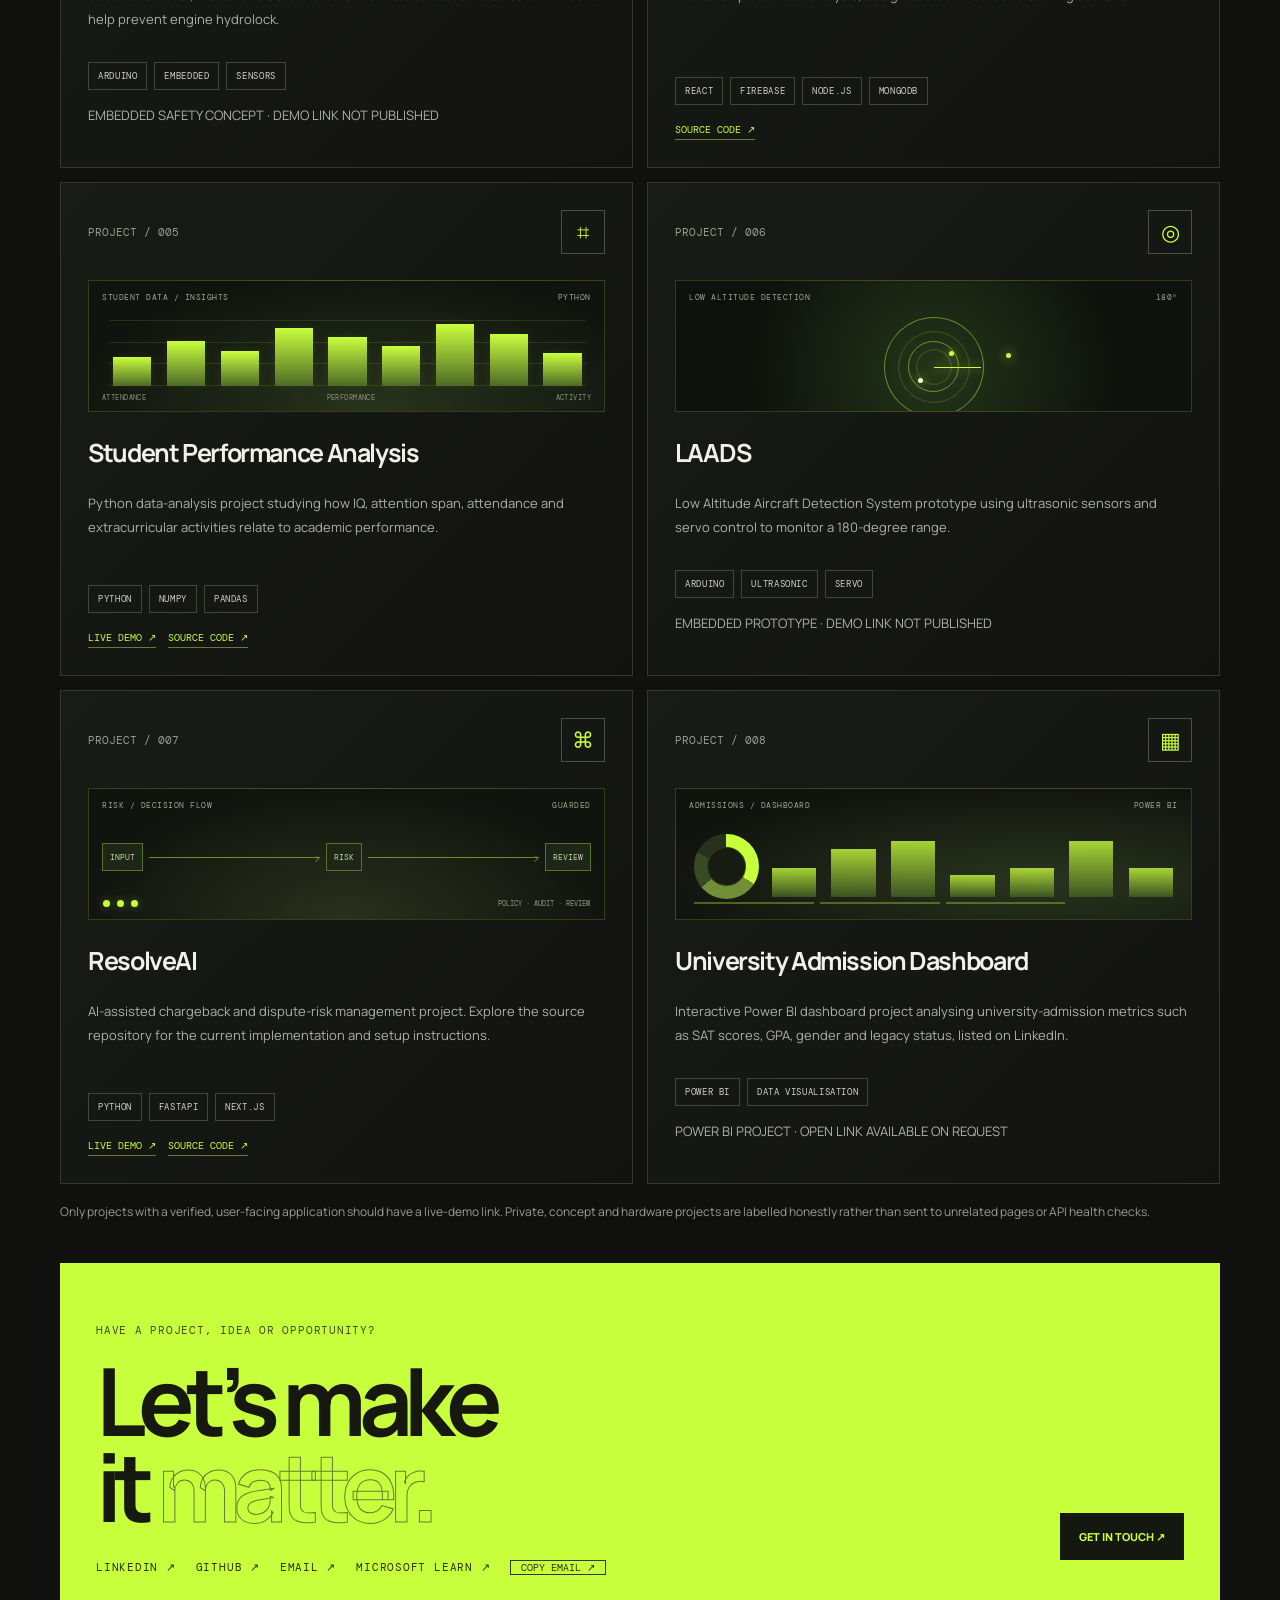
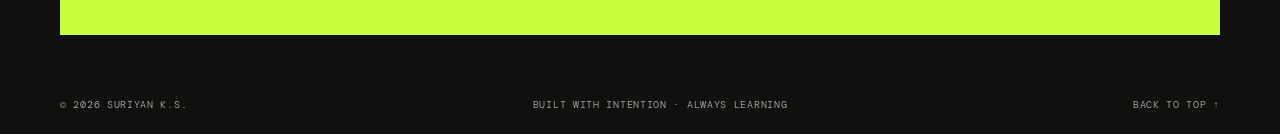
<file: projects.html>
<!doctype html><html lang="en"><head><meta charset="utf-8"><meta name="viewport" content="width=device-width,initial-scale=1"><meta name="theme-color" content="#10110f"><title>Ideas into interfaces. | Suriyan K.S.</title><meta name="description" content="Explore Suriyan K.S.'s projects across compliance automation, AI concepts, embedded systems, web applications and data analysis."><link rel="stylesheet" href="assets/style.css"><script defer src="assets/main.js"></script><link rel="icon" type="image/svg+xml" href="data:image/svg+xml,%3Csvg xmlns='http://www.w3.org/2000/svg' viewBox='0 0 64 64'%3E%3Crect width='64' height='64' rx='14' fill='%2310110f'/%3E%3Ctext x='32' y='43' font-size='31' font-weight='800' text-anchor='middle' fill='%23c8ff3d' font-family='Arial,sans-serif'%3ESK%3C/text%3E%3C/svg%3E"><meta name="author" content="Suriyan K.S."><meta property="og:type" content="website"><meta property="og:site_name" content="Suriyan K.S. — Portfolio"><meta property="og:title" content="Ideas into interfaces. | Suriyan K.S."><meta property="og:description" content="Explore Suriyan K.S.'s projects across compliance automation, AI concepts, embedded systems, web applications and data analysis."><meta property="og:image" content="https://kssuriyan-portfolio.vercel.app/assets/suriyan-profile.jpg"><meta name="twitter:card" content="summary"><meta name="twitter:title" content="Ideas into interfaces. | Suriyan K.S."><meta name="twitter:description" content="Explore Suriyan K.S.'s projects across compliance automation, AI concepts, embedded systems, web applications and data analysis."></head><body id="top"><div class="grain"></div><header class="site-header"><a class="brand" href="index.html">SURIYAN<span>.</span></a><button class="menu-toggle" aria-label="Toggle navigation">☰</button><nav class="nav"><a class="" href="index.html">Home</a><a class="active" href="projects.html">Projects</a><a class="" href="experience.html">Experience</a><a class="" href="posts.html">LinkedIn</a><a class="" href="certifications.html">Certifications</a><a class="nav-cta" href="mailto:suriyankumaresan@gmail.com">LET'S TALK ↗</a></nav></header><main class="wrap"><section class="page-hero"><span class="kicker">SURIYAN K.S. / PROJECTS</span><h1>Ideas into interfaces.</h1><p>Projects across industrial automation, AI-assisted workflows, embedded systems, full-stack applications and data analysis. Open source links to inspect the code and available project materials.</p></section><div class="project-tools"><label for="project-search">FIND A PROJECT</label><input id="project-search" type="search" placeholder="Search projects or technologies"><div class="project-filters"><button class="filter-chip active" data-filter="all" aria-pressed="true">All</button><button class="filter-chip" data-filter="web">Web & AI</button><button class="filter-chip" data-filter="data">Data</button><button class="filter-chip" data-filter="embedded">Embedded</button></div><p class="project-count" aria-live="polite">8 projects</p></div><div class="project-grid"><article data-category="web" class="project-card reveal"><div class="project-top"><span class="project-number">PROJECT / 001</span><span class="project-symbol">↗</span></div><div class="project-visual pv-meridian" aria-hidden="true"><div class="pv-ui-head"><span class="pv-spark">✳</span><span>MTC / VALIDATION</span><span class="pv-ui-status">STRUCTURED</span></div><div class="pv-doc-layout"><div class="pv-document"><i></i><i></i><i></i><i></i><i></i></div><div class="pv-check-list"><b>✓</b><b>✓</b><b>✓</b><b>✓</b></div></div><div class="pv-caption-line"><span>OCR</span><i></i><span>RULE ENGINE</span></div></div><h3>M.E.R.I.D.I.A.N</h3><p>Rule-based compliance engine for Material Test Certificate validation using OCR and structured data processing. CV-reported reduction in manual validation time: 80–90%.</p><div class="tags"><span class="tag">PYTHON</span><span class="tag">OCR</span><span class="tag">RULE ENGINE</span></div><div class="project-links"><a href="https://github.com/Suriyan-24/MERIDIAN" target="_blank" rel="noreferrer">SOURCE CODE ↗</a></div></article><article data-category="embedded" class="project-card reveal"><div class="project-top"><span class="project-number">PROJECT / 002</span><span class="project-symbol">◈</span></div><div class="project-visual pv-omega" aria-hidden="true"><div class="pv-ui-head"><span>ENGINE / TELEMETRY</span><span class="pv-pulse">● LIVE SIGNAL</span></div><div class="pv-wave"><i></i><i></i><i></i><i></i><i></i><i></i><i></i><i></i><i></i><i></i><i></i><i></i><i></i><i></i><i></i><i></i><i></i><i></i><i></i><i></i></div><div class="pv-sensor-row"><span>OIL</span><span>THERMAL</span><span>VIBRATION</span></div></div><h3>O.M.E.G.A</h3><p>Oil Monitoring & Engine Guardian AI — predictive engine-oil monitoring concept developed for the Caterpillar Tech Challenge using multi-sensor data for proactive maintenance.</p><div class="tags"><span class="tag">SENSOR DATA</span><span class="tag">PREDICTIVE MAINTENANCE</span></div><p class="project-note">CONCEPT PROJECT · DEMO LINK NOT PUBLISHED</p></article><article data-category="embedded" class="project-card reveal"><div class="project-top"><span class="project-number">PROJECT / 003</span><span class="project-symbol">⌁</span></div><div class="project-visual pv-valve" aria-hidden="true"><div class="pv-ui-head"><span>EMBEDDED / SAFETY</span><span>01 — SENSOR</span></div><div class="pv-radar"><i></i><i></i><i></i><b></b><span></span></div><div class="pv-waterline"><i></i><i></i><i></i><i></i><i></i><i></i><i></i><i></i></div></div><h3>V.A.L.V.E</h3><p>Vehicle Air-Intake Lock & Vehicle Engine Protection. Embedded safety concept that uses water-level, motion and accelerometer sensors to detect flood conditions and help prevent engine hydrolock.</p><div class="tags"><span class="tag">ARDUINO</span><span class="tag">EMBEDDED</span><span class="tag">SENSORS</span></div><p class="project-note">EMBEDDED SAFETY CONCEPT · DEMO LINK NOT PUBLISHED</p></article><article data-category="web" class="project-card reveal"><div class="project-top"><span class="project-number">PROJECT / 004</span><span class="project-symbol">✳</span></div><div class="project-visual pv-mind" aria-hidden="true"><div class="pv-ui-head"><span>PLAYER PROGRESSION</span><span>LEVEL UP</span></div><div class="pv-game-grid"><div class="pv-game-avatar">MC</div><div class="pv-game-stat"><small>INT</small><i></i><i></i><i></i></div><div class="pv-game-stat"><small>FOCUS</small><i></i><i></i><i></i></div><div class="pv-game-stat"><small>STAMINA</small><i></i><i></i><i></i></div></div></div><h3>Mind Craft</h3><p>Gamified learning platform concept with RPG-style stat tracking, AI-driven mentorship and habit analysis, designed around student learning and SDG 4.</p><div class="tags"><span class="tag">REACT</span><span class="tag">FIREBASE</span><span class="tag">NODE.JS</span><span class="tag">MONGODB</span></div><div class="project-links"><a href="https://github.com/Suriyan-24/Mind-craft" target="_blank" rel="noreferrer">SOURCE CODE ↗</a></div></article><article data-category="data" class="project-card reveal"><div class="project-top"><span class="project-number">PROJECT / 005</span><span class="project-symbol">⌗</span></div><div class="project-visual pv-data" aria-hidden="true"><div class="pv-ui-head"><span>STUDENT DATA / INSIGHTS</span><span>PYTHON</span></div><div class="pv-chart"><div class="pv-axis"><i></i><i></i><i></i><i></i></div><div class="pv-bars"><i></i><i></i><i></i><i></i><i></i><i></i><i></i><i></i><i></i></div></div><div class="pv-caption-line"><span>ATTENDANCE</span><span>PERFORMANCE</span><span>ACTIVITY</span></div></div><h3>Student Performance Analysis</h3><p>Python data-analysis project studying how IQ, attention span, attendance and extracurricular activities relate to academic performance.</p><div class="tags"><span class="tag">PYTHON</span><span class="tag">NUMPY</span><span class="tag">PANDAS</span></div><div class="project-links"><a href="https://student-performance-analysis-hf0vf4ok3-suriyan-24s-projects.vercel.app" target="_blank" rel="noreferrer">LIVE DEMO ↗</a><a href="https://github.com/Suriyan-24/student-performance-analysis" target="_blank" rel="noreferrer">SOURCE CODE ↗</a></div></article><article data-category="embedded" class="project-card reveal"><div class="project-top"><span class="project-number">PROJECT / 006</span><span class="project-symbol">◎</span></div><div class="project-visual pv-laads" aria-hidden="true"><div class="pv-ui-head"><span>LOW ALTITUDE DETECTION</span><span>180°</span></div><div class="pv-radar pv-radar-large"><i></i><i></i><i></i><b></b><span></span><em></em></div><div class="pv-radar-point"></div></div><h3>LAADS</h3><p>Low Altitude Aircraft Detection System prototype using ultrasonic sensors and servo control to monitor a 180-degree range.</p><div class="tags"><span class="tag">ARDUINO</span><span class="tag">ULTRASONIC</span><span class="tag">SERVO</span></div><p class="project-note">EMBEDDED PROTOTYPE · DEMO LINK NOT PUBLISHED</p></article><article data-category="web" class="project-card reveal"><div class="project-top"><span class="project-number">PROJECT / 007</span><span class="project-symbol">⌘</span></div><div class="project-visual pv-resolve" aria-hidden="true"><div class="pv-ui-head"><span>RISK / DECISION FLOW</span><span>GUARDED</span></div><div class="pv-flow"><span>INPUT</span><i></i><span>RISK</span><i></i><span>REVIEW</span></div><div class="pv-flow-bottom"><b></b><b></b><b></b><small>POLICY · AUDIT · REVIEW</small></div></div><h3>ResolveAI</h3><p>AI-assisted chargeback and dispute-risk management project. Explore the source repository for the current implementation and setup instructions.</p><div class="tags"><span class="tag">PYTHON</span><span class="tag">FASTAPI</span><span class="tag">NEXT.JS</span></div><div class="project-links"><a href="https://resolve-drp2u7war-suriyan-24s-projects.vercel.app" target="_blank" rel="noreferrer">LIVE DEMO ↗</a><a href="https://github.com/Suriyan-24/resolve-ai" target="_blank" rel="noreferrer">SOURCE CODE ↗</a></div></article><article data-category="data" class="project-card reveal"><div class="project-top"><span class="project-number">PROJECT / 008</span><span class="project-symbol">▦</span></div><div class="project-visual pv-university" aria-hidden="true"><div class="pv-ui-head"><span>ADMISSIONS / DASHBOARD</span><span>POWER BI</span></div><div class="pv-dashboard"><div class="pv-donut"></div><div class="pv-mini-bars"><i></i><i></i><i></i><i></i><i></i><i></i><i></i></div><div class="pv-mini-lines"><i></i><i></i><i></i></div></div></div><h3>University Admission Dashboard</h3><p>Interactive Power BI dashboard project analysing university-admission metrics such as SAT scores, GPA, gender and legacy status, listed on LinkedIn.</p><div class="tags"><span class="tag">POWER BI</span><span class="tag">DATA VISUALISATION</span></div><p class="project-note">POWER BI PROJECT · OPEN LINK AVAILABLE ON REQUEST</p></article></div><p class="post-note">Only projects with a verified, user-facing application should have a live-demo link. Private, concept and hardware projects are labelled honestly rather than sent to unrelated pages or API health checks.</p><section class="contact-band"><div class="kicker">HAVE A PROJECT, IDEA OR OPPORTUNITY?</div><div class="contact-row"><h2>Let’s make<br>it <em>matter.</em></h2><a class="button dark-button" href="mailto:suriyankumaresan@gmail.com">GET IN TOUCH ↗</a></div><div class="social-row"><a href="https://www.linkedin.com/in/suriyan-k-s/" target="_blank" rel="noreferrer">LINKEDIN ↗</a><a href="https://github.com/Suriyan-24" target="_blank" rel="noreferrer">GITHUB ↗</a><a href="mailto:suriyankumaresan@gmail.com">EMAIL ↗</a><a href="https://learn.microsoft.com/en-gb/users/kssuriyan-7745/" target="_blank" rel="noreferrer">MICROSOFT LEARN ↗</a></div></section></main><footer class="footer wrap"><span>© 2026 SURIYAN K.S.</span><span>BUILT WITH INTENTION · ALWAYS LEARNING</span><a href="#">BACK TO TOP ↑</a></footer></body></html>
</file>
<file: assets/style.css>
@import url('https://fonts.googleapis.com/css2?family=DM+Mono:wght@400;500&family=Manrope:wght@400;500;600;700;800&display=swap');:root{--bg:#10110f;--panel:#181a17;--ink:#f1f1e9;--muted:#9b9d91;--lime:#c8ff3d;--line:#34372f;--mono:'DM Mono',monospace;--sans:'Manrope',sans-serif}*{box-sizing:border-box}html{scroll-behavior:smooth;scroll-padding-top:95px}body{margin:0;background:var(--bg);color:var(--ink);font-family:var(--sans);overflow-x:hidden}a{color:inherit;text-decoration:none}.grain{position:fixed;inset:0;pointer-events:none;z-index:5;opacity:.035;background-image:url("data:image/svg+xml,%3Csvg viewBox='0 0 180 180' xmlns='http://www.w3.org/2000/svg'%3E%3Cfilter id='n'%3E%3CfeTurbulence type='fractalNoise' baseFrequency='.8' numOctaves='4' stitchTiles='stitch'/%3E%3C/filter%3E%3Crect width='100%25' height='100%25' filter='url(%23n)' opacity='.45'/%3E%3C/svg%3E")} .wrap{width:min(1160px,calc(100% - 48px));margin:auto}.site-header{height:78px;padding:0 max(24px,calc((100vw - 1160px)/2));display:flex;align-items:center;justify-content:space-between;border-bottom:1px solid var(--line);position:sticky;top:0;background:#10110fee;backdrop-filter:blur(14px);z-index:10}.brand{font-weight:800;letter-spacing:-.06em;font-size:22px}.brand span,.lime{color:var(--lime)}.nav{display:flex;gap:22px;align-items:center;font-size:11px;color:#c7c9bd}.nav a:hover,.nav a.active{color:var(--lime)}.nav-cta{border:1px solid #55584e;padding:10px 13px}.menu-toggle{display:none;background:none;color:var(--lime);border:1px solid var(--line);padding:8px}.eyebrow,.kicker,.mono,.card-index,.card-link,.orbit-label,.art-caption,.hero-foot,.footer,.social-row,.job-date,.job-type,.tag,.section-number{font:11px var(--mono);letter-spacing:.07em;text-transform:uppercase;color:var(--muted)}.eyebrow{display:flex;align-items:center;gap:12px;margin-bottom:30px}.eyebrow i{width:8px;height:8px;background:var(--lime);border-radius:50%;box-shadow:0 0 16px #c8ff3d80}.hero{min-height:660px;padding:90px 0 75px;display:grid;grid-template-columns:1.25fr .75fr;gap:45px;align-items:center}.hero h1{font-size:clamp(60px,8.7vw,118px);line-height:.91;letter-spacing:-.09em;margin:0 0 28px;font-weight:800}.hero h1 em,.section-head h2 em,.contact-row h2 em{font-style:normal;color:transparent;-webkit-text-stroke:1px #77796e}.hero p{max-width:600px;font-size:16px;line-height:1.9;color:#b8baaf}.actions{display:flex;gap:12px;flex-wrap:wrap;margin-top:30px}.button{display:inline-flex;align-items:center;gap:14px;padding:15px 18px;font-size:11px;font-weight:800;border:1px solid var(--line);transition:.2s}.button.primary{background:var(--lime);color:#151711;border-color:var(--lime)}.button:hover{transform:translateY(-3px);border-color:var(--lime)}.hero-foot{display:flex;align-items:center;gap:12px;margin-top:55px}.line{height:1px;width:44px;background:var(--lime)}.hero-art{min-height:390px;display:grid;place-items:center;position:relative}.orbit{width:min(330px,76vw);aspect-ratio:1;border:1px solid #3c4131;border-radius:50%;position:relative;display:grid;place-items:center;background:radial-gradient(circle at 45% 40%,#c8ff3d14,transparent 65%)}.orbit-ring{position:absolute;inset:25px;border:1px dashed #454a39;border-radius:50%;animation:spin 35s linear infinite}.ring2{inset:54px;border-style:solid;animation-direction:reverse;animation-duration:25s}.ring3{inset:-14px;border-style:dotted;animation-duration:50s}.portrait{width:132px;height:132px;border-radius:50%;object-fit:cover;object-position:center top;background:var(--lime);border:5px solid var(--lime);box-shadow:0 0 70px #c8ff3d25;z-index:1}.portrait-full{width:clamp(170px,18vw,224px);height:clamp(220px,25vw,285px);border-radius:46% 46% 18% 18%;object-fit:cover;object-position:center 22%;border-width:4px;box-shadow:0 0 75px #c8ff3d20}.orbit:has(.portrait-full){border-radius:46% 46% 22% 22%;width:min(350px,78vw);aspect-ratio: .88}.orbit:has(.portrait-full) .orbit-ring{border-radius:46% 46% 22% 22%}.orbit:has(.portrait-full) .portrait-fallback{border-radius:50%}.orbit-label{position:absolute;background:var(--bg);padding:9px 10px;border:1px solid var(--line);color:#d5d8c8;font-size:10px;letter-spacing:.03em}.label1{top:12%;right:-4%}.label2{bottom:24%;left:-12%}.label3{bottom:7%;right:5%}.art-caption{position:absolute;bottom:0}.quick-stats{border-top:1px solid var(--line);border-bottom:1px solid var(--line);display:grid;grid-template-columns:repeat(3,minmax(0,1fr));padding:26px 0}.quick-stats>div{padding:5px 23px;border-right:1px solid var(--line)}.quick-stats>div:first-child{padding-left:0}.quick-stats>div:last-child{border:0}.quick-stats b{font-size:34px;letter-spacing:-.07em;display:block}.quick-stats b span{color:var(--lime)}.quick-stats small{font:10px var(--mono);text-transform:uppercase;letter-spacing:.04em;color:var(--muted)}.section{padding:95px 0}.section-head{display:flex;justify-content:space-between;align-items:end;gap:30px;margin-bottom:38px}.section-head h2,.page-hero h1{font-size:clamp(43px,6vw,72px);letter-spacing:-.08em;line-height:.98;margin:12px 0 0}.section-head>p{max-width:360px;color:var(--muted);font-size:13px;line-height:1.85}.highlight-grid,.project-grid,.cert-grid,.post-grid{display:grid;grid-template-columns:repeat(2,1fr);gap:14px}.highlight-card,.project-card,.cert-card,.post-card,.lead-card{background:linear-gradient(135deg,#191b17,#121310);border:1px solid var(--line);padding:27px;transition:.25s;display:flex;flex-direction:column;min-height:230px}.highlight-card:hover,.project-card:hover,.cert-card:hover,.post-card:hover,.lead-card:hover{border-color:#8cae3a;transform:translateY(-4px)}.highlight-card h3,.project-card h3,.cert-card h3,.post-card h3,.lead-card h3{font-size:25px;letter-spacing:-.055em;margin:28px 0 10px}.highlight-card p,.project-card p,.cert-card p,.post-card p,.lead-card p{font-size:13px;color:#aeb1a4;line-height:1.85}.card-link{color:var(--lime);margin-top:auto;padding-top:24px;font-size:10px}.now-section{padding-top:25px}.now-list{border-top:1px solid var(--line)}.now-list>div{display:grid;grid-template-columns:60px 260px 1fr;gap:20px;align-items:start;padding:22px 0;border-bottom:1px solid var(--line)}.now-list span{font:11px var(--mono);color:var(--lime)}.now-list strong{font-size:15px}.now-list p{margin:0;color:var(--muted);font-size:13px;line-height:1.7}.page-hero{padding:85px 0 50px;border-bottom:1px solid var(--line);margin-bottom:42px}.page-hero h1{font-size:clamp(52px,8vw,94px);max-width:900px}.page-hero p{max-width:650px;color:var(--muted);font-size:15px;line-height:1.9}.page-hero .kicker{color:var(--lime)}.project-card{min-height:295px;position:relative;overflow:hidden}.project-card .project-top{display:flex;justify-content:space-between;align-items:center}.project-number{font:11px var(--mono);color:var(--muted)}.project-symbol{width:44px;height:44px;border:1px solid #4b5140;color:var(--lime);display:grid;place-items:center;font-size:22px}.project-card h3{margin:35px 0 8px}.tags{display:flex;gap:7px;flex-wrap:wrap;margin-top:auto;padding-top:18px}.tag{border:1px solid #42463a;padding:7px 9px;color:#d0d2c7;font-size:9px}.project-links{display:flex;gap:12px;flex-wrap:wrap;margin-top:18px}.project-links a{font:10px var(--mono);color:var(--lime);border-bottom:1px solid #687b36;padding-bottom:3px}.timeline{border-top:1px solid var(--line)}.job{display:grid;grid-template-columns:170px 1fr 120px;gap:24px;padding:26px 0;border-bottom:1px solid var(--line)}.job-date,.job-type{padding-top:7px}.job h3{font-size:20px;margin:0 0 7px;letter-spacing:-.04em}.job .org{font-size:12px;color:var(--lime)}.job p{font-size:13px;color:var(--muted);line-height:1.8;max-width:700px}.job-type{text-align:right;font-size:10px}.lead-grid{display:grid;grid-template-columns:1fr 1fr;gap:14px;margin-top:35px}.lead-card{min-height:220px}.lead-card .metric{font-size:39px;font-weight:800;letter-spacing:-.08em;color:var(--lime);margin-top:20px}.lead-card h3{margin:14px 0 4px}.post-card{min-height:285px}.post-card .post-meta{font:10px var(--mono);color:var(--lime);text-transform:uppercase}.post-card h3{font-size:22px;margin:24px 0 8px}.post-note{color:var(--muted);font-size:12px;line-height:1.7;margin-top:auto;padding-top:18px}.cert-card{min-height:165px}.cert-card h3{font-size:17px;margin:17px 0 7px}.cert-card p{margin:0}.cert-group{margin:40px 0 18px;color:var(--lime);font:12px var(--mono);text-transform:uppercase;letter-spacing:.1em}.contact-band{background:var(--lime);color:#171911;padding:60px 36px;margin:40px 0}.contact-band .kicker{color:#3e4b20}.contact-row{display:flex;justify-content:space-between;align-items:end;gap:25px}.contact-row h2{font-size:clamp(50px,8vw,94px);letter-spacing:-.09em;line-height:.92;margin:20px 0 30px}.contact-row h2 em{-webkit-text-stroke-color:#687b36}.dark-button{background:#151711;color:var(--lime);border-color:#151711}.social-row{display:flex;gap:20px;flex-wrap:wrap;color:#273116}.social-row a:hover{text-decoration:underline}.footer{padding:23px 0;display:flex;justify-content:space-between;gap:15px;font-size:10px}.footer a:hover{color:var(--lime)}.reveal{opacity:0;transform:translateY(18px);transition:opacity .6s ease,transform .6s ease}.reveal.visible{opacity:1;transform:none}@keyframes spin{to{transform:rotate(360deg)}}@media(max-width:800px){.hero{grid-template-columns:1fr;padding-top:65px}.hero-art{min-height:360px}.quick-stats{grid-template-columns:repeat(2,1fr);gap:18px}.quick-stats>div:nth-child(2){border:0}.quick-stats>div:nth-child(3){padding-left:0}.section{padding:70px 0}.section-head{align-items:start;flex-direction:column}.job{grid-template-columns:1fr;gap:8px}.job-type{text-align:left}.nav{gap:13px}.nav a:not(.nav-cta){display:none}.menu-toggle{display:block}.nav.open{position:absolute;top:77px;left:0;right:0;padding:20px 24px;background:#10110f;display:flex;flex-direction:column;align-items:stretch;border-bottom:1px solid var(--line)}.nav.open a{display:block;padding:8px}.now-list>div{grid-template-columns:35px 1fr}.now-list p{grid-column:2}.contact-row{align-items:start;flex-direction:column}}@media(max-width:540px){.wrap{width:calc(100% - 32px)}.site-header{height:68px;padding:0 16px}.nav.open{top:67px}.hero h1{font-size:clamp(56px,16vw,85px)}.hero p{font-size:15px}.highlight-grid,.project-grid,.cert-grid,.post-grid,.lead-grid{grid-template-columns:1fr}.quick-stats>div{padding:5px 12px}.quick-stats b{font-size:29px}.section-head h2{font-size:47px}.contact-band{padding:42px 22px;margin:20px 0}.footer{flex-direction:column}.page-hero{padding-top:60px}.project-card{min-height:275px}}@media(prefers-reduced-motion:reduce){*,*:before,*:after{scroll-behavior:auto!important;animation:none!important;transition:none!important}}

/* Resilient animated portrait fallback: keeps the hero intentional if the photo fails. */
.orbit.portrait-fallback::after{content:'SK';position:absolute;width:132px;height:132px;display:grid;place-items:center;border-radius:50%;border:5px solid var(--lime);background:radial-gradient(circle at 32% 25%,#dfff8a 0,#9ac52c 23%,#20251a 65%,#10110f 100%);color:#f5f7e9;font-size:42px;font-weight:800;letter-spacing:-.09em;text-shadow:0 3px 20px #0009;box-shadow:0 0 70px #c8ff3d30;z-index:1;animation:portraitPulse 4s ease-in-out infinite}.orbit.portrait-fallback .portrait{display:none}@keyframes portraitPulse{0%,100%{transform:scale(1);box-shadow:0 0 42px #c8ff3d22}50%{transform:scale(1.035);box-shadow:0 0 78px #c8ff3d50}}@media(prefers-reduced-motion:reduce){.orbit.portrait-fallback::after{animation:none}}

.project-tools{margin:24px 0;padding:20px;border:1px solid var(--line)}.project-tools label{display:block;color:var(--muted);font:11px var(--mono);margin-bottom:10px}#project-search{width:100%;padding:13px;background:var(--panel);color:var(--ink);border:1px solid var(--line);font:14px var(--sans)}.project-filters{display:flex;gap:8px;flex-wrap:wrap;margin:12px 0}.filter-chip{padding:9px 13px;background:transparent;color:var(--ink);border:1px solid var(--line);cursor:pointer;font:11px var(--mono)}.filter-chip.active,.filter-chip:hover{background:var(--lime);color:var(--bg);border-color:var(--lime)}.project-count{font:11px var(--mono);color:var(--muted)}.project-card[hidden]{display:none!important}

/* Whole-site interaction layer */
.reading-progress{position:fixed;z-index:1000;top:0;left:0;width:0;height:3px;background:var(--lime);box-shadow:0 0 14px #c8ff3d70;pointer-events:none}
.site-tools{display:flex;align-items:center;gap:8px;margin-left:12px}
.site-tool{width:38px;height:38px;display:grid;place-items:center;background:transparent;color:var(--muted);border:1px solid var(--line);font:11px var(--mono);cursor:pointer;transition:background .2s,color .2s,border-color .2s}
.site-tool:hover,.site-tool:focus-visible{background:var(--lime);border-color:var(--lime);color:#111}
.site-header{display:flex;align-items:center}
.site-header .nav{margin-left:auto}
.command-palette{width:min(600px,calc(100% - 28px));padding:0;border:1px solid #555b42;background:#141510;color:var(--ink);box-shadow:0 30px 120px #000a;max-height:min(75vh,680px)}
.command-palette::backdrop{background:#050604c9;backdrop-filter:blur(8px)}
.palette-inner{padding:20px}
.palette-head{display:flex;align-items:center;justify-content:space-between;margin-bottom:14px;color:var(--muted);font:10px var(--mono);letter-spacing:.12em}
.palette-head button{background:transparent;border:1px solid var(--line);padding:7px;color:var(--muted);cursor:pointer;font:10px var(--mono)}
#command-search{width:100%;padding:15px;background:#20221b;border:1px solid #44483a;color:var(--ink);outline:none;font:14px var(--sans)}
#command-search:focus{border-color:var(--lime)}
.command-results{display:grid;gap:5px;margin-top:12px;max-height:45vh;overflow:auto}
.command-result{display:flex;align-items:center;justify-content:space-between;gap:14px;text-align:left;padding:12px;border:1px solid transparent;background:transparent;color:var(--ink);cursor:pointer}
.command-result:hover,.command-result.selected{background:#282c20;border-color:#596b2b}
.command-result b,.command-result small{display:block}.command-result b{font-size:13px}.command-result small{margin-top:4px;color:var(--muted);font:10px var(--mono)}.command-result>span:last-child{color:var(--lime)}
.palette-hint{margin:14px 0 0;color:var(--muted);font:10px var(--mono)}.no-results{color:var(--muted);font-size:13px;padding:10px}
.project-card,.job,.lead-card,.cert-card,.post-card{cursor:pointer;transition:transform .22s,border-color .22s,box-shadow .22s}
.project-card:hover,.job:hover,.lead-card:hover,.cert-card:hover,.post-card:hover,.project-card:focus-visible,.job:focus-visible,.lead-card:focus-visible,.cert-card:focus-visible,.post-card:focus-visible{transform:translateY(-3px);border-color:var(--lime);box-shadow:0 14px 45px #0003;outline:none}
.project-card.details-expanded,.job.details-expanded,.lead-card.details-expanded,.cert-card.details-expanded,.post-card.details-expanded{border-color:var(--lime);background:linear-gradient(140deg,#24291a,var(--panel))}
.project-card.details-expanded p,.job.details-expanded p,.lead-card.details-expanded p,.cert-card.details-expanded p,.post-card.details-expanded p{color:var(--ink)}
.is-pressed{transform:scale(.98)}
body.soft-light{--bg:#f4f5ee;--panel:#fff;--ink:#1d2118;--muted:#646b5d;--line:#d6dacb;--lime:#8bbd00;color:var(--ink);background:var(--bg)}
body.soft-light .site-header,body.soft-light .project-tools,body.soft-light .command-palette{background:var(--bg)}
body.soft-light .hero-art .orbit-ring{border-color:#9da68c}
body.soft-light .button:not(.primary){color:var(--ink)}
body.soft-light .project-card,body.soft-light .job,body.soft-light .lead-card,body.soft-light .cert-card,body.soft-light .post-card,body.soft-light .highlight-card{background:#fff}
@media(max-width:900px){.site-tools{margin-left:auto;margin-right:10px}.site-header .nav{margin-left:0}.site-header{flex-wrap:wrap}}
@media(max-width:600px){.site-tools{order:2}.site-header .nav{order:3;width:100%}.site-tool{width:34px;height:34px}.palette-inner{padding:14px}}
@media(prefers-reduced-motion:reduce){.project-card,.job,.lead-card,.cert-card,.post-card,.site-tool{transition:none}.reading-progress{box-shadow:none}}

/* Premium cursor glow, subtle trails and richer interaction states */
:root{--glow-rgb:200,255,61}
body{--pointer-x:-200px;--pointer-y:-200px}
body::before{content:"";position:fixed;z-index:998;pointer-events:none;inset:0;background:radial-gradient(440px circle at var(--pointer-x) var(--pointer-y),rgba(var(--glow-rgb),.075),transparent 64%);opacity:0;transition:opacity .25s}
body.pointer-active::before{opacity:1}
.cursor-aura{position:fixed;z-index:1001;top:0;left:0;width:34px;height:34px;border:1px solid rgba(var(--glow-rgb),.85);border-radius:50%;pointer-events:none;opacity:0;transform:translate(-50%,-50%) scale(.75);transition:opacity .18s,width .2s,height .2s,background .2s,border-color .2s;mix-blend-mode:screen;box-shadow:0 0 16px rgba(var(--glow-rgb),.18),inset 0 0 12px rgba(var(--glow-rgb),.08)}
.cursor-aura::after{content:"";position:absolute;left:50%;top:50%;width:4px;height:4px;transform:translate(-50%,-50%);border-radius:50%;background:rgb(var(--glow-rgb));box-shadow:0 0 10px rgb(var(--glow-rgb))}
body.pointer-active .cursor-aura{opacity:1}
body.cursor-hover .cursor-aura{width:54px;height:54px;background:rgba(var(--glow-rgb),.09);border-color:rgb(var(--glow-rgb));box-shadow:0 0 28px rgba(var(--glow-rgb),.26),inset 0 0 18px rgba(var(--glow-rgb),.12)}
.cursor-trail{position:fixed;z-index:997;left:0;top:0;width:5px;height:5px;border-radius:50%;background:rgb(var(--glow-rgb));pointer-events:none;opacity:0;box-shadow:0 0 14px rgba(var(--glow-rgb),.75);transform:translate(-50%,-50%);animation:trail-fade .55s ease-out forwards}
@keyframes trail-fade{0%{opacity:.7;transform:translate(-50%,-50%) scale(1.1)}100%{opacity:0;transform:translate(-50%,-50%) scale(.1)}}
body,body *{cursor:auto}
a,button,[role=button],input,select,textarea{cursor:pointer}
input,textarea{cursor:text}
.site-header,.hero,.section,.contact-band,.project-card,.job,.lead-card,.cert-card,.post-card,.highlight-card,.now-list>div,.quick-stats>div,.contact-band .button{--card-glow:rgba(var(--glow-rgb),.16)}
.project-card:hover,.job:hover,.lead-card:hover,.cert-card:hover,.post-card:hover,.highlight-card:hover,.now-list>div:hover,.quick-stats>div:hover{box-shadow:0 0 0 1px rgba(var(--glow-rgb),.28),0 0 28px var(--card-glow),0 16px 48px #0003}
.nav a,.button,.site-tool,.filter-chip,.project-links a,.social-row a{transition:color .2s,background .2s,border-color .2s,box-shadow .2s,transform .2s,translate .15s}
.nav a:hover,.project-links a:hover,.social-row a:hover{color:var(--lime);text-shadow:0 0 15px rgba(var(--glow-rgb),.5)}
.button:hover,.site-tool:hover,.filter-chip:hover{box-shadow:0 0 24px rgba(var(--glow-rgb),.22)}
.hero-art .orbit{transition:filter .4s,transform .4s}
.hero-art:hover .orbit{filter:drop-shadow(0 0 20px rgba(var(--glow-rgb),.12));transform:scale(1.015)}
.hero-art .portrait{transition:transform .4s,filter .4s}
.hero-art:hover .portrait{transform:scale(1.035);filter:drop-shadow(0 0 20px rgba(var(--glow-rgb),.4))}
body.soft-light{--bg:#f4f6ef;--panel:#ffffff;--ink:#20251a;--muted:#58614f;--line:#d4dbc8;--lime:#668f00;--glow-rgb:101,143,0;background:var(--bg);color:var(--ink);color-scheme:light}
body.soft-light .grain{opacity:.035}
body.soft-light .site-header{background:rgba(244,246,239,.92);border-bottom-color:#d4dbc8;box-shadow:0 4px 24px #26320d0a}
body.soft-light .hero,body.soft-light .section,body.soft-light .now-section{color:var(--ink)}
body.soft-light .hero-copy p,body.soft-light .section-head p,body.soft-light .highlight-card p,body.soft-light .now-list p,body.soft-light .project-card p,body.soft-light .job p,body.soft-light .lead-card p,body.soft-light .cert-card p,body.soft-light .post-card p{color:#515b48}
body.soft-light .hero h1,body.soft-light h2,body.soft-light h3{color:#20251a}
body.soft-light .hero h1 em,body.soft-light h2 em{color:#668f00}
body.soft-light .hero-art .orbit-ring{border-color:#aab69b}
body.soft-light .orbit-label,body.soft-light .button:not(.primary),body.soft-light .site-tool{background:#fff;color:#303927;border-color:#d4dbc8}
body.soft-light .button.primary{background:#668f00;border-color:#668f00;color:#fff}
body.soft-light .highlight-card,body.soft-light .project-card,body.soft-light .job,body.soft-light .lead-card,body.soft-light .cert-card,body.soft-light .post-card,body.soft-light .now-list>div,body.soft-light .quick-stats>div{background:linear-gradient(145deg,#fff,#f8faf3);border-color:#d4dbc8;box-shadow:0 6px 24px #26320d08}
body.soft-light .highlight-card:hover,body.soft-light .project-card:hover,body.soft-light .job:hover,body.soft-light .lead-card:hover,body.soft-light .cert-card:hover,body.soft-light .post-card:hover,body.soft-light .now-list>div:hover,body.soft-light .quick-stats>div:hover{background:#fff;box-shadow:0 0 0 1px #9db96b,0 10px 35px #668f0020}
body.soft-light .contact-band{background:#e6edda;color:#20251a;border-color:#d0dabe}
body.soft-light .contact-band h2,body.soft-light .contact-band .kicker{color:#20251a}
body.soft-light .contact-band .dark-button{background:#20251a;color:#f4f6ef;border-color:#20251a}
body.soft-light .social-row a{color:#38432a;border-color:#c5d0b4}
body.soft-light .footer{background:#edf0e7;color:#58614f;border-color:#d4dbc8}
body.soft-light .project-tools,body.soft-light .project-search,body.soft-light input[type=search]{background:#fff;color:#20251a;border-color:#cbd4be}
body.soft-light .filter-chip{background:#fff;color:#303927;border-color:#cbd4be}
body.soft-light .filter-chip.active,body.soft-light .filter-chip:hover{background:#668f00;color:#fff;border-color:#668f00}
body.soft-light .command-palette{background:#fff;color:#20251a;border-color:#cbd4be;box-shadow:0 30px 100px #26320d30}
body.soft-light .command-palette::backdrop{background:#26320d55}
body.soft-light #command-search{background:#f5f7f0;color:#20251a;border-color:#cbd4be}
body.soft-light .command-result{color:#20251a}
body.soft-light .command-result:hover,body.soft-light .command-result.selected{background:#edf3e3;border-color:#a6be7e}
body.soft-light .project-card.details-expanded,body.soft-light .job.details-expanded,body.soft-light .lead-card.details-expanded,body.soft-light .cert-card.details-expanded,body.soft-light .post-card.details-expanded{background:#edf4e1;border-color:#8eae4d}
body.soft-light .tags .tag{background:#f4f7ee;color:#424b36;border-color:#d4dbc8}
body.soft-light .reading-progress{background:#668f00;box-shadow:0 0 12px #668f0040}
@media(hover:none),(pointer:coarse){.cursor-aura,.cursor-trail{display:none}body::before{display:none}}
@media(prefers-reduced-motion:reduce){.cursor-aura,.cursor-trail{display:none}body::before{display:none}*{scroll-behavior:auto!important;animation-duration:.01ms!important;transition-duration:.01ms!important}}

/* Pointer-reactive motion and project detail overlays, inspired by modern motion-led portfolios. */
.project-card,.lead-card,.highlight-card{transform:perspective(1000px) rotateX(var(--tilt-x,0deg)) rotateY(var(--tilt-y,0deg)) translateY(0);transform-style:preserve-3d;will-change:transform}
.project-card:hover,.lead-card:hover,.highlight-card:hover{transform:perspective(1000px) rotateX(var(--tilt-x,0deg)) rotateY(var(--tilt-y,0deg)) translateY(-4px)}
.pointer-reactive{position:relative;isolation:isolate}
.pointer-reactive::before{content:"";position:absolute;inset:0;z-index:0;pointer-events:none;opacity:0;background:radial-gradient(420px circle at var(--glow-x,50%) var(--glow-y,50%),rgba(var(--glow-rgb),.13),transparent 54%);transition:opacity .25s}
.pointer-reactive:hover::before{opacity:1}
.pointer-reactive>*{position:relative;z-index:1}
.project-card.pointer-reactive::after,.lead-card.pointer-reactive::after,.highlight-card.pointer-reactive::after{content:"";position:absolute;inset:0;pointer-events:none;border-radius:inherit;border:1px solid rgba(var(--glow-rgb),0);transition:border-color .25s;z-index:2}
.project-card.pointer-reactive:hover::after,.lead-card.pointer-reactive:hover::after,.highlight-card.pointer-reactive:hover::after{border-color:rgba(var(--glow-rgb),.24)}
.interactive-card{outline-offset:4px}
.interactive-card:focus-visible{outline:2px solid var(--lime)}
.detail-modal{padding:0;width:min(720px,calc(100% - 28px));max-height:min(82vh,760px);overflow:auto;border:1px solid rgba(var(--glow-rgb),.45);background:#151610;color:var(--ink);box-shadow:0 40px 120px #000b}
.detail-modal::backdrop{background:rgba(3,4,2,.78);backdrop-filter:blur(9px)}
.detail-modal-inner{padding:clamp(20px,4vw,38px)}
.detail-modal-head{display:flex;align-items:center;justify-content:space-between;gap:20px;border-bottom:1px solid var(--line);padding-bottom:16px}
.detail-eyebrow,.detail-kicker{font:10px var(--mono);letter-spacing:.13em;text-transform:uppercase;color:var(--lime)}
.detail-close{background:transparent;color:var(--muted);border:1px solid var(--line);padding:9px 11px;cursor:pointer;font:10px var(--mono)}
.detail-close:hover{color:var(--ink);border-color:var(--lime);box-shadow:0 0 18px rgba(var(--glow-rgb),.14)}
.detail-modal-content{padding-top:24px}
.detail-modal-content h2{font-size:clamp(30px,5vw,48px);line-height:1.05;letter-spacing:-.06em;margin:10px 0 12px}
.detail-org{color:var(--lime);font-size:13px;margin:8px 0 18px}
.detail-description{color:#b9bdae;line-height:1.9;font-size:14px;max-width:65ch}
.detail-tags{display:flex;gap:8px;flex-wrap:wrap;margin-top:20px}
.detail-actions{display:flex;flex-wrap:wrap;gap:10px;margin-top:26px;padding-top:20px;border-top:1px solid var(--line)}
.detail-actions a{display:inline-flex;align-items:center;min-height:40px;padding:10px 13px;border:1px solid var(--line);color:var(--lime);font:10px var(--mono);text-decoration:none}
.detail-actions a:hover{background:var(--lime);color:#111;border-color:var(--lime)}
.detail-modal[open]{animation:detail-enter .22s ease both}
@keyframes detail-enter{from{opacity:0;transform:translateY(12px) scale(.985)}to{opacity:1;transform:translateY(0) scale(1)}}
.reveal{transition-delay:var(--reveal-delay,0ms)}
body.soft-light .detail-modal{background:#fbfcf7;color:#20251a;border-color:#9dbb65;box-shadow:0 35px 100px #1d290d35}
body.soft-light .detail-modal::backdrop{background:#26321b66}
body.soft-light .detail-modal-head,body.soft-light .detail-actions{border-color:#d6ddcb}
body.soft-light .detail-kicker,body.soft-light .detail-eyebrow{color:#587b00}
body.soft-light .detail-description{color:#48513f}
body.soft-light .detail-org{color:#587b00}
body.soft-light .detail-close,body.soft-light .detail-actions a{background:#fff;color:#39432e;border-color:#d1dac4}
body.soft-light .detail-close:hover,body.soft-light .detail-actions a:hover{background:#668f00;border-color:#668f00;color:white}
body.soft-light .site-tools .site-tool{box-shadow:0 4px 14px #3e4b2510}
body.soft-light .hero h1 em,body.soft-light .section-head h2 em,body.soft-light .contact-row h2 em{-webkit-text-stroke:0;color:#668f00}
body.soft-light .eyebrow,body.soft-light .kicker,body.soft-light .card-index,body.soft-light .card-link,body.soft-light .art-caption,body.soft-light .hero-foot,body.soft-light .footer,body.soft-light .social-row,body.soft-light .job-date,body.soft-light .job-type,body.soft-light .tag,body.soft-light .section-number{color:#5a664c}
body.soft-light .card-link,body.soft-light .project-links a{color:#527600}
body.soft-light .project-symbol{border-color:#cbd6bb;color:#547a00;background:#f6f9ef}
body.soft-light .orbit-label{background:#fff;border-color:#d1dbc2;color:#38432c}
body.soft-light .quick-stats b span{color:#668f00}
body.soft-light .orbit{background:radial-gradient(circle at 45% 40%,#8bbd0012,transparent 65%);border-color:#d2dbc6}
body.soft-light .orbit-ring{border-color:#bcc7ad}
body.soft-light .highlight-card,.soft-light .project-card,.soft-light .cert-card,.soft-light .post-card,.soft-light .lead-card{box-shadow:0 8px 24px #35431b0a}
body.soft-light .hero-copy p strong{color:#20251a}
@media(max-width:760px){.project-card,.lead-card,.highlight-card{transform:none!important;will-change:auto}.detail-modal-inner{padding:20px}}
@media(hover:none),(pointer:coarse){.pointer-reactive::before{display:none}.project-card,.lead-card,.highlight-card{transform:none!important}}
@media(prefers-reduced-motion:reduce){.project-card,.lead-card,.highlight-card{transform:none!important;will-change:auto}.detail-modal[open]{animation:none}.reveal{transition-delay:0ms}}

/* Reworked hero: actual photo card, clear labels, and responsive particle canvas. */
.hero-art{min-height:470px;display:flex;align-items:center;justify-content:center}
.profile-visual{position:relative;width:min(100%,430px);height:470px;isolation:isolate;display:grid;place-items:center;perspective:1100px;--hero-tilt-x:0deg;--hero-tilt-y:0deg}
.hero-particles{position:absolute;inset:0;width:100%;height:100%;z-index:0;pointer-events:auto}
.visual-ring{position:absolute;z-index:0;pointer-events:none;border:1px solid rgba(var(--glow-rgb),.18);border-radius:50%;aspect-ratio:1;transition:transform .5s ease}
.visual-ring-one{width:88%;transform:rotate(22deg) scaleY(.72);border-style:dashed;animation:visual-orbit 34s linear infinite}
.visual-ring-two{width:68%;transform:rotate(-32deg) scaleY(.72);border-color:rgba(var(--glow-rgb),.1);animation:visual-orbit-reverse 44s linear infinite}
.profile-panel{position:relative;z-index:2;width:286px;max-width:75%;padding:14px;background:linear-gradient(150deg,rgba(33,36,26,.94),rgba(15,17,13,.97));border:1px solid #4a5039;box-shadow:0 25px 80px #0005,0 0 55px rgba(var(--glow-rgb),.075);transform:rotateX(var(--hero-tilt-y)) rotateY(var(--hero-tilt-x));transition:transform .18s ease-out,border-color .3s,box-shadow .3s;backdrop-filter:blur(12px)}
.profile-panel:hover{border-color:rgba(var(--glow-rgb),.62);box-shadow:0 28px 90px #0006,0 0 42px rgba(var(--glow-rgb),.12)}
.profile-panel-top{display:flex;justify-content:space-between;align-items:center;gap:8px;margin-bottom:12px;font:9px var(--mono);letter-spacing:.08em;color:#aeb49d}
.profile-live{display:inline-flex;align-items:center;gap:5px;color:#d2e4a3;white-space:nowrap}
.profile-live i{width:6px;height:6px;border-radius:50%;background:var(--lime);box-shadow:0 0 10px rgba(var(--glow-rgb),.85);animation:status-breathe 2.2s ease-in-out infinite}
.profile-photo-frame{height:246px;position:relative;overflow:hidden;background:#d5d4ca;border:1px solid rgba(var(--glow-rgb),.36)}
.profile-photo-frame::after{content:"";position:absolute;inset:0;pointer-events:none;background:linear-gradient(180deg,transparent 68%,rgba(10,12,8,.22));border:1px solid #ffffff12}
.profile-photo-frame .portrait{display:block;width:100%;height:100%;max-width:none;max-height:none;object-fit:cover;object-position:center 43%;border:0;border-radius:0;background:#d5d4ca;box-shadow:none;z-index:1;filter:saturate(.9) contrast(1.02);transition:transform .45s,filter .3s}
.profile-panel:hover .profile-photo-frame .portrait{transform:scale(1.035);filter:saturate(1.05) contrast(1.04)}
.photo-initials{display:none;position:absolute;inset:0;place-items:center;font-size:56px;font-weight:800;letter-spacing:-.08em;color:#f6f7e8;background:radial-gradient(circle at 35% 25%,#dfff8a 0,#98c02c 22%,#323b20 65%,#14170f 100%)}
.photo-missing .photo-initials{display:grid}
.photo-missing .profile-photo-frame .portrait{display:none}
.photo-corner{position:absolute;z-index:3;width:16px;height:16px;border-color:var(--lime);border-style:solid;pointer-events:none}
.photo-corner-a{top:8px;left:8px;border-width:1px 0 0 1px}
.photo-corner-b{right:8px;bottom:8px;border-width:0 1px 1px 0}
.profile-panel-bottom{display:flex;align-items:center;justify-content:space-between;gap:10px;padding:15px 2px 12px}
.profile-panel-bottom strong{display:block;color:var(--ink);font-size:19px;letter-spacing:-.045em}
.profile-panel-bottom small{display:block;color:#aeb49d;font:9px var(--mono);letter-spacing:.04em;margin-top:5px}
.profile-year{font:15px var(--mono);color:var(--lime)}
.profile-focus{display:flex;align-items:center;justify-content:space-between;gap:8px;padding:10px 9px;background:rgba(var(--glow-rgb),.07);border:1px solid rgba(var(--glow-rgb),.18)}
.profile-focus span{font:8px var(--mono);letter-spacing:.07em;color:#aeb49d}
.profile-focus strong{font:9px var(--mono);color:var(--lime);text-align:right;letter-spacing:.035em}
.hero-chip{position:absolute;z-index:4;display:flex;align-items:center;gap:9px;min-height:39px;padding:9px 12px;background:rgba(16,17,15,.91);border:1px solid #3e4432;color:#c9ceba;font:10px var(--mono);letter-spacing:.035em;cursor:pointer;backdrop-filter:blur(12px);box-shadow:0 8px 28px #0003;transition:transform .25s,border-color .25s,background .25s,color .25s,box-shadow .25s}
.hero-chip span{color:var(--lime);font-size:9px;opacity:.8}
.hero-chip:hover,.hero-chip.active{transform:translateY(-3px);border-color:var(--lime);color:var(--lime);background:#20251a;box-shadow:0 0 28px rgba(var(--glow-rgb),.14)}
.chip-java{top:9%;right:-1%}
.chip-build{bottom:20%;left:-1%}
.chip-ai{bottom:8%;right:1%}
.visual-coordinate{position:absolute;left:5%;bottom:1%;font:9px var(--mono);letter-spacing:.1em;color:var(--muted)}
.visual-coordinate i{font-style:normal;color:var(--lime);margin-left:7px}
.profile-visual .visual-ring-one{left:6%;top:6%}
.profile-visual .visual-ring-two{right:4%;bottom:8%}
@keyframes visual-orbit{to{transform:rotate(382deg) scaleY(.72)}}
@keyframes visual-orbit-reverse{to{transform:rotate(-392deg) scaleY(.72)}}
@keyframes status-breathe{0%,100%{opacity:.65;box-shadow:0 0 4px rgba(var(--glow-rgb),.4)}50%{opacity:1;box-shadow:0 0 13px rgba(var(--glow-rgb),.95)}}
.art-caption{bottom:3px}
.tech-marquee{width:100%;overflow:hidden;border-top:1px solid var(--line);border-bottom:1px solid var(--line);padding:16px 0;background:rgba(255,255,255,.012)}
.marquee-track{width:max-content;display:flex;align-items:center;gap:30px;animation:marquee-scroll 35s linear infinite;will-change:transform}
.marquee-track span{font:11px var(--mono);letter-spacing:.14em;color:var(--muted);white-space:nowrap;transition:color .2s}
.marquee-track i{font-style:normal;font-size:11px;color:var(--lime);opacity:.9}
.tech-marquee:hover .marquee-track{animation-play-state:paused}
.tech-marquee:hover .marquee-track span{color:var(--ink)}
@keyframes marquee-scroll{to{transform:translateX(-50%)}}
.page-curtain{position:fixed;z-index:1200;inset:0;background:var(--lime);transform:scaleY(0);transform-origin:bottom;pointer-events:none}
.page-leaving .page-curtain{animation:curtain-out .22s cubic-bezier(.7,0,.3,1) forwards}
@keyframes curtain-out{to{transform:scaleY(1);transform-origin:bottom}}
body.soft-light .profile-panel{background:linear-gradient(145deg,#fff,#f3f7ea);border-color:#ced8bd;box-shadow:0 24px 70px #53632d20,0 0 30px rgba(var(--glow-rgb),.12)}
body.soft-light .profile-panel-top,body.soft-light .profile-panel-bottom small,body.soft-light .profile-focus span{color:#59624d}
body.soft-light .profile-panel-bottom strong{color:#20251a}
body.soft-light .profile-focus{background:#edf3e1;border-color:#d3dfc3}
body.soft-light .hero-chip{background:rgba(255,255,255,.94);border-color:#d0d8c3;color:#38422d;box-shadow:0 8px 25px #35431b12}
body.soft-light .hero-chip:hover,body.soft-light .hero-chip.active{background:#eef5df;border-color:#668f00;color:#4e7100;box-shadow:0 0 26px rgba(var(--glow-rgb),.2)}
body.soft-light .profile-live{color:#4e7100}
body.soft-light .tech-marquee{background:#eef1e7;border-color:#d4dbc8}
body.soft-light .marquee-track span{color:#58614f}
body.soft-light .page-curtain{background:#dbe8be}
@media(max-width:800px){.hero-art{min-height:430px}.profile-visual{height:440px}.profile-panel{width:270px}.profile-photo-frame{height:225px}.chip-java{right:-2%;top:7%}.chip-build{left:-2%;bottom:18%}.chip-ai{right:0;bottom:6%}.visual-coordinate{left:3%}}
@media(max-width:540px){.hero-art{min-height:405px}.profile-visual{height:410px;width:100%}.profile-panel{width:248px;max-width:76%;padding:11px}.profile-photo-frame{height:215px}.profile-panel-bottom strong{font-size:17px}.profile-focus span{font-size:7px}.profile-focus strong{font-size:8px}.hero-chip{min-height:35px;padding:8px 9px;font-size:8px}.chip-java{right:-1%;top:7%}.chip-build{left:-1%;bottom:18%}.chip-ai{right:-1%;bottom:5%}.visual-coordinate{font-size:8px;bottom:0}.marquee-track{gap:22px;animation-duration:26s}}
@media(hover:none),(pointer:coarse){.profile-panel{transform:none!important}.visual-ring-one,.visual-ring-two{animation:none}.hero-chip:hover{transform:none}}
@media(prefers-reduced-motion:reduce){.profile-live i{animation:none}.visual-ring-one,.visual-ring-two,.marquee-track{animation:none}.tech-marquee{overflow:auto}.page-leaving .page-curtain{animation:none}.hero-chip,.profile-panel,.profile-photo-frame .portrait{transition:none}}

/* Final layout tune: keep hero chips outside the portrait on wide and narrow screens. */
.chip-java{right:-12%;top:9%}
.chip-build{left:-13%;bottom:19%}
.chip-ai{right:-12%;bottom:7%}
.profile-panel{z-index:2}
.profile-photo-frame{isolation:isolate}
.profile-photo-frame .portrait{position:relative}
.profile-panel::before{content:"";position:absolute;inset:0;pointer-events:none;border:1px solid rgba(var(--glow-rgb),.05);background:linear-gradient(115deg,transparent 20%,rgba(var(--glow-rgb),.055) 48%,transparent 72%);background-size:220% 100%;background-position:180% 0;transition:background-position .65s ease}
.profile-panel:hover::before{background-position:-80% 0}
.site-header .nav a{position:relative}
.site-header .nav a:not(.nav-cta)::after{content:"";position:absolute;left:0;right:0;bottom:-7px;height:1px;background:var(--lime);transform:scaleX(0);transform-origin:left;transition:transform .2s ease}
.site-header .nav a:not(.nav-cta):hover::after,.site-header .nav a.active:not(.nav-cta)::after{transform:scaleX(1)}
body.soft-light .site-header .nav a:not(.nav-cta)::after{background:#668f00}
body.soft-light .profile-panel::before{background:linear-gradient(115deg,transparent 20%,rgba(102,143,0,.05) 48%,transparent 72%)}
.tech-marquee{position:relative}
.tech-marquee::before,.tech-marquee::after{content:"";position:absolute;z-index:1;top:0;bottom:0;width:7%;pointer-events:none}
.tech-marquee::before{left:0;background:linear-gradient(90deg,var(--bg),transparent)}
.tech-marquee::after{right:0;background:linear-gradient(270deg,var(--bg),transparent)}
body.soft-light .tech-marquee::before{background:linear-gradient(90deg,var(--bg),transparent)}
body.soft-light .tech-marquee::after{background:linear-gradient(270deg,var(--bg),transparent)}
@media(max-width:900px){
 .profile-visual{max-width:430px}
 .chip-java{right:-5%}
 .chip-build{left:-5%}
 .chip-ai{right:-5%}
}
@media(max-width:540px){
 .profile-visual{height:410px;width:100%;max-width:360px}
 .profile-panel{width:244px;max-width:72%}
 .profile-photo-frame{height:210px}
 .chip-java{right:-1%;top:0}
 .chip-build{left:-1%;bottom:1%}
 .chip-ai{right:-1%;bottom:1%}
 .hero-chip{font-size:7.5px;gap:6px;padding:7px 8px}
 .visual-coordinate{display:none}
 .tech-marquee::before,.tech-marquee::after{width:4%}
}

/* Original, CSS-rendered project concept panels—visuals are illustrative, not fake screenshots. */
.project-visual{position:relative;height:132px;margin:26px 0 23px;overflow:hidden;border:1px solid rgba(var(--glow-rgb),.18);background:#151811;isolation:isolate;transition:border-color .25s,transform .35s,box-shadow .3s}
.project-card:hover .project-visual,.project-card:focus-within .project-visual{border-color:rgba(var(--glow-rgb),.55);box-shadow:0 0 28px rgba(var(--glow-rgb),.09)}
.project-visual::before{content:"";position:absolute;inset:0;pointer-events:none;z-index:1;background:linear-gradient(110deg,transparent 25%,rgba(255,255,255,.05) 49%,transparent 72%);background-size:230% 100%;background-position:140% 0;transition:background-position .7s ease}
.project-card:hover .project-visual::before{background-position:-80% 0}
.pv-ui-head{position:absolute;top:11px;left:13px;right:13px;display:flex;justify-content:space-between;align-items:center;gap:8px;color:#9ea68a;font:8px var(--mono);letter-spacing:.065em;z-index:2}
.pv-ui-status{border:1px solid rgba(var(--glow-rgb),.28);padding:4px 5px;color:var(--lime);font-size:7px}
.pv-spark{font-size:14px;color:var(--lime)}
.pv-doc-layout{display:flex;justify-content:center;align-items:center;gap:12px;height:100%;padding-top:18px}
.pv-document{display:grid;gap:6px;width:92px;padding:12px;border:1px solid #69734e;background:linear-gradient(145deg,#242a1c,#191d14);transform:rotate(-4deg);box-shadow:8px 9px 20px #0003}
.pv-document i{height:3px;background:#59664a;display:block;width:100%}
.pv-document i:nth-child(2){width:77%}.pv-document i:nth-child(3){width:88%}.pv-document i:nth-child(4){width:60%}.pv-document i:nth-child(5){width:72%}
.pv-check-list{display:grid;grid-template-columns:repeat(2,24px);gap:6px}
.pv-check-list b{display:grid;place-items:center;width:24px;height:24px;border:1px solid rgba(var(--glow-rgb),.35);color:var(--lime);font:12px var(--mono);background:#22291a}
.pv-caption-line{position:absolute;bottom:9px;left:13px;right:13px;display:flex;align-items:center;justify-content:space-between;color:#89917a;font:7px var(--mono);letter-spacing:.06em}
.pv-caption-line i{flex:1;height:1px;background:rgba(var(--glow-rgb),.3);margin:0 10px}
.pv-omega{background:radial-gradient(ellipse at 55% 110%,#28371b,#10130e 68%)}
.pv-pulse{color:#c8ff3d;font-size:7px}
.pv-wave{position:absolute;left:11px;right:11px;top:37px;height:65px;display:flex;align-items:center;justify-content:space-around;gap:4px}
.pv-wave i{display:block;width:3.5%;height:var(--wave-height,25%);border-radius:5px;background:linear-gradient(0deg,#5d7d24,#c8ff3d);opacity:.75;box-shadow:0 0 9px #c8ff3d20;transform-origin:center;animation:wave-breathe 1.7s ease-in-out infinite alternate}
.pv-wave i:nth-child(3n){--wave-height:78%;animation-delay:-.9s}.pv-wave i:nth-child(3n + 1){--wave-height:45%;animation-delay:-.3s}.pv-wave i:nth-child(3n + 2){--wave-height:95%;animation-delay:-1.3s}
.pv-sensor-row{position:absolute;bottom:9px;left:13px;right:13px;display:flex;justify-content:space-between;color:#87917b;font:7px var(--mono)}
.pv-valve{background:radial-gradient(circle at 48% 66%,#242c1c,#10130e 70%)}
.pv-radar{position:absolute;left:50%;top:58%;width:92px;height:92px;transform:translate(-50%,-50%);border:1px solid rgba(var(--glow-rgb),.45);border-radius:50%;background:repeating-radial-gradient(circle,transparent 0 16px,rgba(var(--glow-rgb),.12) 17px 18px),linear-gradient(90deg,transparent 49.5%,rgba(var(--glow-rgb),.2) 50%,transparent 50.5%),linear-gradient(0deg,transparent 49.5%,rgba(var(--glow-rgb),.2) 50%,transparent 50.5%)}
.pv-radar i{position:absolute;inset:24%;border:1px solid rgba(var(--glow-rgb),.18);border-radius:50%}
.pv-radar b{position:absolute;left:50%;top:50%;width:48%;height:1px;background:var(--lime);transform-origin:left;box-shadow:0 0 12px var(--lime);animation:radar-spin 4s linear infinite}
.pv-radar span{position:absolute;width:5px;height:5px;left:66%;top:34%;background:var(--lime);border-radius:50%;box-shadow:0 0 10px var(--lime)}
.pv-waterline{position:absolute;bottom:0;left:0;right:0;height:19px;display:flex;align-items:end;gap:3px;opacity:.5}
.pv-waterline i{height:var(--water-height,45%);width:12.5%;background:#5b7c27;clip-path:polygon(0 25%,100% 0,100% 100%,0 100%);animation:water-wave 1.8s ease-in-out infinite alternate}
.pv-waterline i:nth-child(2n){--water-height:75%;animation-delay:-.8s}
.pv-mind{background:radial-gradient(circle at 32% 70%,#293b20,#11150e 72%)}
.pv-game-grid{position:absolute;left:18px;right:18px;top:36px;bottom:16px;display:grid;grid-template-columns:45px 1fr 1fr;grid-template-rows:1fr 1fr;gap:7px}
.pv-game-avatar{grid-row:span 2;display:grid;place-items:center;border:1px solid #6f8c3b;background:linear-gradient(145deg,#c9f66a,#526d29);color:#18200e;font-weight:800;font-size:13px}
.pv-game-stat{border:1px solid #414e30;padding:7px;background:#1c2416}
.pv-game-stat small{display:block;margin-bottom:4px;color:#a2b88a;font:7px var(--mono)}
.pv-game-stat i{display:inline-block;width:20%;height:3px;margin-right:3px;background:#506b30}.pv-game-stat i:first-of-type{background:var(--lime)}
.pv-data{background:radial-gradient(ellipse at 55% 100%,#27341d,#11140e 75%)}
.pv-chart{position:absolute;left:20px;right:18px;top:39px;bottom:25px;display:flex;gap:9px}
.pv-axis{display:flex;flex-direction:column;justify-content:space-between;width:100%;position:absolute;inset:0;z-index:0}
.pv-axis i{height:1px;width:100%;background:rgba(var(--glow-rgb),.12)}
.pv-bars{position:relative;z-index:1;display:flex;align-items:end;justify-content:space-around;width:100%;height:100%;gap:7px}
.pv-bars i{width:8%;height:var(--bar-height,45%);background:linear-gradient(0deg,#4e6a26,#c8ff3d);box-shadow:0 0 10px #c8ff3d12;transform-origin:bottom;transition:height .4s}
.pv-bars i:nth-child(1){--bar-height:44%}.pv-bars i:nth-child(2){--bar-height:68%}.pv-bars i:nth-child(3){--bar-height:53%}.pv-bars i:nth-child(4){--bar-height:88%}.pv-bars i:nth-child(5){--bar-height:74%}.pv-bars i:nth-child(6){--bar-height:60%}.pv-bars i:nth-child(7){--bar-height:94%}.pv-bars i:nth-child(8){--bar-height:79%}.pv-bars i:nth-child(9){--bar-height:50%}
.pv-laads{background:radial-gradient(circle at 50% 70%,#23351a,#0e110c 68%)}
.pv-radar-large{width:100px;height:100px;top:66%;background:repeating-radial-gradient(circle,transparent 0 16px,rgba(var(--glow-rgb),.13) 17px 18px),linear-gradient(90deg,transparent 49.5%,rgba(var(--glow-rgb),.2) 50%,transparent 50.5%),linear-gradient(0deg,transparent 49.5%,rgba(var(--glow-rgb),.2) 50%,transparent 50.5%)}
.pv-radar-large b{height:1px;animation-duration:3.2s}
.pv-radar-large em{position:absolute;left:34%;top:61%;width:5px;height:5px;border-radius:50%;background:#f4ffcb;box-shadow:0 0 12px var(--lime)}
.pv-radar-point{position:absolute;width:5px;height:5px;left:64%;top:55%;background:var(--lime);border-radius:50%;box-shadow:0 0 12px var(--lime)}
.pv-resolve{background:radial-gradient(ellipse at 50% 100%,#29311d,#10130e 75%)}
.pv-flow{position:absolute;left:13px;right:13px;top:54px;display:flex;align-items:center;justify-content:space-between;gap:6px}
.pv-flow span{border:1px solid rgba(var(--glow-rgb),.34);padding:8px 7px;background:#1e2617;color:#c5d4a8;font:8px var(--mono)}
.pv-flow i{height:1px;flex:1;background:var(--lime);opacity:.5;position:relative}
.pv-flow i::after{content:"›";position:absolute;right:0;top:-8px;color:var(--lime);font-size:13px}
.pv-flow-bottom{position:absolute;bottom:11px;left:14px;right:14px;display:flex;align-items:center;gap:7px}
.pv-flow-bottom b{width:7px;height:7px;background:var(--lime);border-radius:50%;box-shadow:0 0 8px rgba(var(--glow-rgb),.4)}
.pv-flow-bottom small{margin-left:auto;color:#929c7f;font:7px var(--mono)}
.pv-university{background:radial-gradient(ellipse at 70% 70%,#29341e,#11140e 75%)}
.pv-dashboard{position:absolute;left:18px;right:18px;top:38px;bottom:13px;display:flex;gap:13px;align-items:center}
.pv-donut{width:65px;height:65px;flex:0 0 65px;border-radius:50%;background:conic-gradient(var(--lime) 0 34%,#718e39 34% 64%,#384b24 64% 82%,#26321b 82%);position:relative}
.pv-donut::after{content:"";position:absolute;inset:13px;border-radius:50%;background:#171b12;border:1px solid rgba(var(--glow-rgb),.15)}
.pv-mini-bars{flex:1;display:flex;align-items:end;justify-content:space-between;height:61px;gap:4px}
.pv-mini-bars i{width:11%;height:var(--bar-height,48%);background:linear-gradient(0deg,#455d24,var(--lime));opacity:.8}
.pv-mini-bars i:nth-child(2n){--bar-height:78%}.pv-mini-bars i:nth-child(3n){--bar-height:92%}.pv-mini-bars i:nth-child(4n){--bar-height:36%}
.pv-mini-lines{position:absolute;bottom:2px;left:0;right:0;display:flex;gap:6px}
.pv-mini-lines i{width:25%;height:2px;background:rgba(var(--glow-rgb),.32)}
@keyframes wave-breathe{from{transform:scaleY(.55);opacity:.55}to{transform:scaleY(1);opacity:.95}}
@keyframes radar-spin{to{transform:rotate(360deg)}}
@keyframes water-wave{from{transform:scaleY(.7)}to{transform:scaleY(1)}}
body.soft-light .project-visual{background-color:#edf2e5;border-color:#ccd8bd}
body.soft-light .pv-ui-head{color:#59674a}
body.soft-light .pv-document,body.soft-light .pv-game-stat,body.soft-light .pv-flow span{background:#f8fbf3}
body.soft-light .pv-document i,body.soft-light .pv-game-stat i{background:#bac9a4}
body.soft-light .pv-pulse,body.soft-light .pv-ui-status{color:#587b00}
body.soft-light .pv-radar{border-color:#9ab479}
@media(max-width:540px){.project-visual{height:120px;margin:20px 0 17px}.pv-radar-large{width:86px;height:86px}}
@media(prefers-reduced-motion:reduce){.project-visual::before,.pv-wave i,.pv-radar b,.pv-waterline i{animation:none;transition:none}.project-card:hover .project-visual{transform:none}}

/* Keep the floating hero controls clear of the photograph at every breakpoint. */
@media(min-width:541px){
 .chip-java{top:0;right:-16%}
 .chip-build{left:-18%;bottom:17%}
 .chip-ai{right:-18%;bottom:6%}
}
@media(max-width:540px){
 .hero-art{min-height:0;padding-bottom:8px}
 .profile-visual{height:auto;min-height:0;padding:28px 0 12px;display:flex;flex-wrap:wrap;align-content:center;align-items:center;justify-content:center;gap:8px}
 .profile-panel{position:relative;flex:0 0 244px;width:244px;max-width:none;margin:0 0 8px;transform:none!important}
 .hero-chip{position:relative;inset:auto;min-height:34px;flex:0 0 auto;margin:0}
 .visual-coordinate{position:relative;left:auto;bottom:auto;width:100%;display:block;text-align:center;margin-top:5px}
 .visual-ring-one{width:88%}.visual-ring-two{width:69%}
 .hero-particles{inset:0}
 .art-caption{position:relative;display:block;bottom:auto;left:auto;text-align:center;margin-top:0}
}

/* Unified collection search/filter controls across Projects, Experience, Posts and Certifications. */
.collection-tools{position:relative;isolation:isolate;margin:0 0 26px;padding:22px;border:1px solid var(--line);background:linear-gradient(135deg,#191b17,#121310);display:grid;gap:13px;overflow:hidden}
.collection-tools::before{content:"";position:absolute;z-index:-1;width:220px;height:220px;right:-110px;top:-150px;border-radius:50%;background:rgba(var(--glow-rgb),.065);filter:blur(18px);pointer-events:none}
.collection-label{font:10px var(--mono);letter-spacing:.12em;text-transform:uppercase;color:var(--muted)}
.collection-search{display:block;width:100%;padding:14px 15px;border:1px solid #424739;background:#11130f;color:var(--ink);font:13px var(--sans);outline:none;transition:border-color .2s,box-shadow .2s}
.collection-search:focus{border-color:var(--lime);box-shadow:0 0 0 3px rgba(var(--glow-rgb),.12),0 0 22px rgba(var(--glow-rgb),.08)}
.collection-search::placeholder{color:var(--muted)}
.collection-filter-row{display:flex;align-items:center;gap:8px;flex-wrap:wrap}
.collection-filter{border:1px solid var(--line);background:transparent;color:var(--ink);padding:9px 12px;font:10px var(--mono);cursor:pointer;transition:color .2s,background .2s,border-color .2s,box-shadow .2s}
.collection-filter:hover,.collection-filter.active{border-color:var(--lime);background:var(--lime);color:#11140b;box-shadow:0 0 18px rgba(var(--glow-rgb),.12)}
.collection-count{font:10px var(--mono);color:var(--muted);margin:0}
.timeline[hidden],.lead-grid[hidden],.post-grid[hidden],.cert-grid[hidden],.cert-group[hidden]{display:none!important}
.collection-tools:focus-within{border-color:rgba(var(--glow-rgb),.5)}
body.soft-light .collection-tools{background:linear-gradient(135deg,#fff,#f4f7ed);border-color:#d1dac4;box-shadow:0 7px 25px #35431b08}
body.soft-light .collection-tools::before{background:rgba(var(--glow-rgb),.09)}
body.soft-light .collection-label,body.soft-light .collection-count{color:#59624d}
body.soft-light .collection-search{background:#fff;border-color:#cbd5be;color:#20251a}
body.soft-light .collection-search::placeholder{color:#707965}
body.soft-light .collection-search:focus{border-color:#668f00;box-shadow:0 0 0 3px #668f001a}
body.soft-light .collection-filter{background:#fff;color:#38432d;border-color:#d1dac4}
body.soft-light .collection-filter:hover,body.soft-light .collection-filter.active{background:#668f00;border-color:#668f00;color:#fff;box-shadow:0 0 18px #668f0025}
body.soft-light .project-card .project-note{color:#5a654e}
@media(max-width:640px){.collection-tools{padding:16px;margin-bottom:20px}.collection-filter-row{gap:6px}.collection-filter{padding:9px 10px;font-size:9px}}

/* Compact site-wide utilities */
.back-to-top{position:fixed;right:25px;bottom:24px;z-index:990;display:flex;align-items:center;gap:9px;padding:11px 13px;border:1px solid rgba(var(--glow-rgb),.5);background:rgba(17,19,14,.92);color:var(--ink);font:10px var(--mono);letter-spacing:.08em;opacity:0;pointer-events:none;transform:translateY(10px);transition:opacity .22s,transform .22s,background .2s,color .2s,box-shadow .2s;backdrop-filter:blur(14px)}
.back-to-top span:first-child{color:var(--lime);font-size:16px}
.back-to-top.shown{opacity:1;pointer-events:auto;transform:translateY(0)}
.back-to-top:hover{background:var(--lime);color:#10120b;box-shadow:0 0 28px rgba(var(--glow-rgb),.2)}
.back-to-top:hover span:first-child{color:#10120b}
.site-toast{position:fixed;left:50%;bottom:26px;z-index:1300;max-width:calc(100% - 32px);padding:12px 16px;border:1px solid rgba(var(--glow-rgb),.45);background:#171a12;color:var(--ink);font:11px var(--mono);box-shadow:0 10px 36px #0006;opacity:0;pointer-events:none;transform:translate(-50%,12px);transition:opacity .2s,transform .2s}
.site-toast.show{opacity:1;transform:translate(-50%,0)}
.copy-email{border:1px solid var(--line);background:transparent;color:inherit;padding:0 10px;font:10px var(--mono);cursor:pointer;transition:background .2s,color .2s,border-color .2s}
.copy-email:hover{background:var(--lime);color:#111;border-color:var(--lime)}
body.soft-light .back-to-top{background:rgba(255,255,255,.95);border-color:#b9cb9c;color:#20251a;box-shadow:0 9px 28px #25301415}
body.soft-light .back-to-top span:first-child{color:#527700}
body.soft-light .back-to-top:hover{background:#668f00;color:white}
body.soft-light .back-to-top:hover span:first-child{color:white}
body.soft-light .site-toast{background:#fff;color:#20251a;border-color:#b8ce9a;box-shadow:0 10px 36px #26320d25}
body.soft-light .copy-email{border-color:#cbd5be;color:#435035}
body.soft-light .copy-email:hover{background:#668f00;border-color:#668f00;color:white}
body.soft-light .pv-omega,body.soft-light .pv-valve,body.soft-light .pv-mind,body.soft-light .pv-data,body.soft-light .pv-laads,body.soft-light .pv-resolve,body.soft-light .pv-university,body.soft-light .pv-meridian{background:linear-gradient(145deg,#fff,#edf3e4)}
body.soft-light .pv-document{background:#f9fbf5;border-color:#b7c9a2;box-shadow:8px 9px 20px #3f542010}
body.soft-light .pv-document i{background:#c5d4b6}
body.soft-light .pv-check-list b{background:#f4f8ee;border-color:#bdcfa9;color:#587900}
body.soft-light .pv-wave i,body.soft-light .pv-bars i,body.soft-light .pv-mini-bars i{box-shadow:none}
body.soft-light .pv-radar{background:repeating-radial-gradient(circle,transparent 0 16px,rgba(var(--glow-rgb),.18) 17px 18px),linear-gradient(90deg,transparent 49.5%,rgba(var(--glow-rgb),.24) 50%,transparent 50.5%),linear-gradient(0deg,transparent 49.5%,rgba(var(--glow-rgb),.24) 50%,transparent 50.5%)}
body.soft-light .pv-game-avatar{background:linear-gradient(145deg,#dcedb9,#abc582);color:#283719}
body.soft-light .pv-game-stat{background:#f8fbf3;border-color:#d0ddc3}
body.soft-light .pv-flow span{background:#f8fbf3;color:#435c25;border-color:#bdcfa9}
body.soft-light .pv-donut::after{background:#f4f7ee;border-color:#d5e0c8}
@media(max-width:640px){.back-to-top{right:13px;bottom:14px;padding:9px 11px}.site-toast{bottom:14px;font-size:10px}.copy-email{min-height:32px}}
@media(prefers-reduced-motion:reduce){.back-to-top,.site-toast{transition:none;transform:none}}

/* Final content-page polish */
.project-card .project-visual+h3{margin-top:0}
.not-found{min-height:min(78vh,800px);display:grid;align-items:center;padding:80px 0}
.not-found-visual{position:relative;overflow:hidden;max-width:880px;margin:0 auto;width:100%;padding:clamp(28px,7vw,80px);border:1px solid var(--line);background:linear-gradient(135deg,#1b1e16,#11130f);box-shadow:0 30px 90px #0003;isolation:isolate}
.not-found-visual::before{content:"404";position:absolute;z-index:-1;right:-.03em;top:-.22em;font-size:clamp(180px,35vw,420px);font-weight:800;letter-spacing:-.12em;line-height:1;color:rgba(var(--glow-rgb),.045);pointer-events:none}
.not-found-visual h1{font-size:clamp(54px,9vw,112px);line-height:.91;letter-spacing:-.085em;margin:28px 0}
.not-found-visual h1 em{font-style:normal;color:transparent;-webkit-text-stroke:1px var(--lime)}
.not-found-visual>p{max-width:520px;color:var(--muted);font-size:15px;line-height:1.9}
.not-found-signal{display:flex;align-items:center;gap:13px;border-top:1px solid var(--line);margin-top:52px;padding-top:18px;font:10px var(--mono);letter-spacing:.08em;color:var(--muted)}
.not-found-signal strong{color:var(--lime);font-weight:400}
.signal-lights{display:inline-flex;gap:4px;margin-left:auto}
.signal-lights i{width:5px;height:5px;border-radius:50%;background:var(--lime);opacity:.3}
.signal-lights i:first-child{opacity:1;box-shadow:0 0 8px var(--lime)}
body.soft-light .not-found-visual{background:linear-gradient(135deg,#fff,#f1f5e8);border-color:#d1dac4;box-shadow:0 25px 70px #35431b12}
body.soft-light .not-found-visual h1 em{color:#668f00;-webkit-text-stroke:0}
body.soft-light .not-found-visual>p{color:#535d48}
body.soft-light .not-found-signal strong{color:#527700}
@media(max-width:540px){.not-found{padding:45px 0;min-height:72vh}.not-found-visual{padding:25px 21px}.not-found-signal{font-size:8px;gap:8px;margin-top:36px}}
</file>
